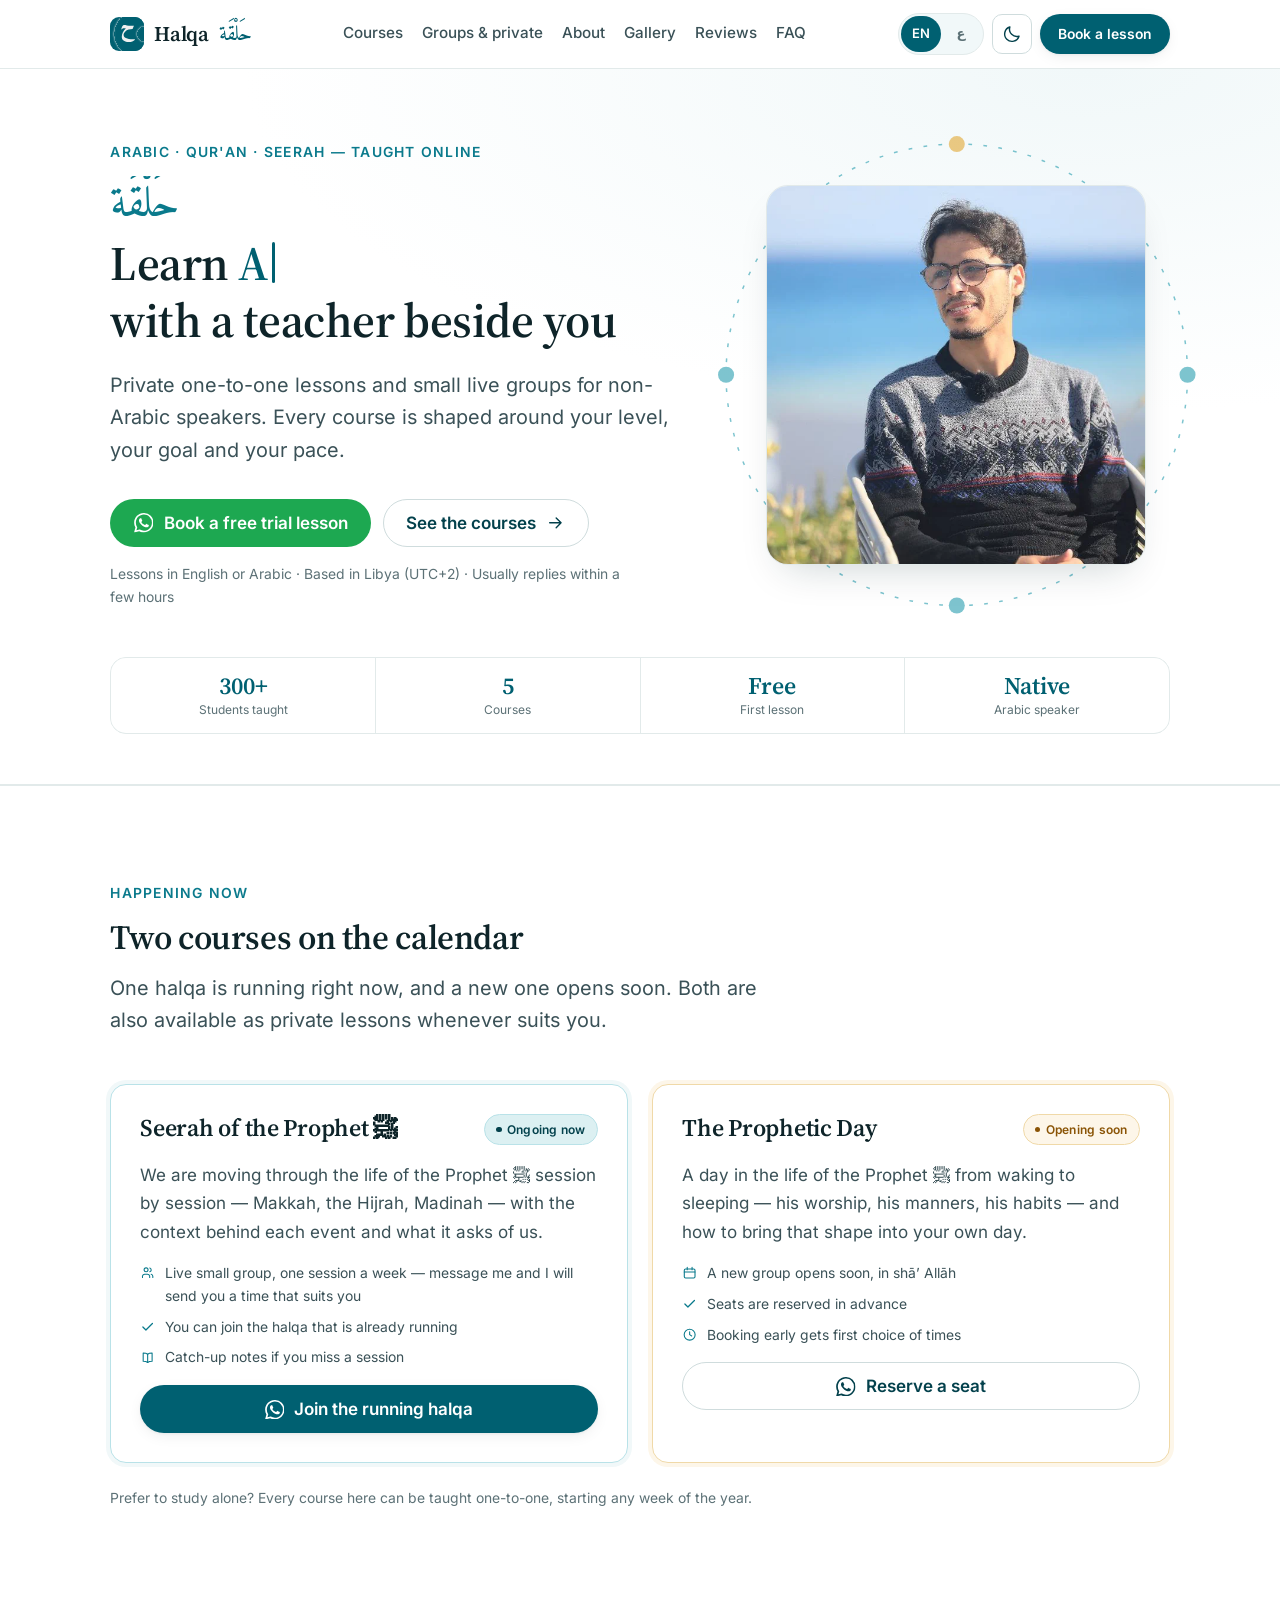
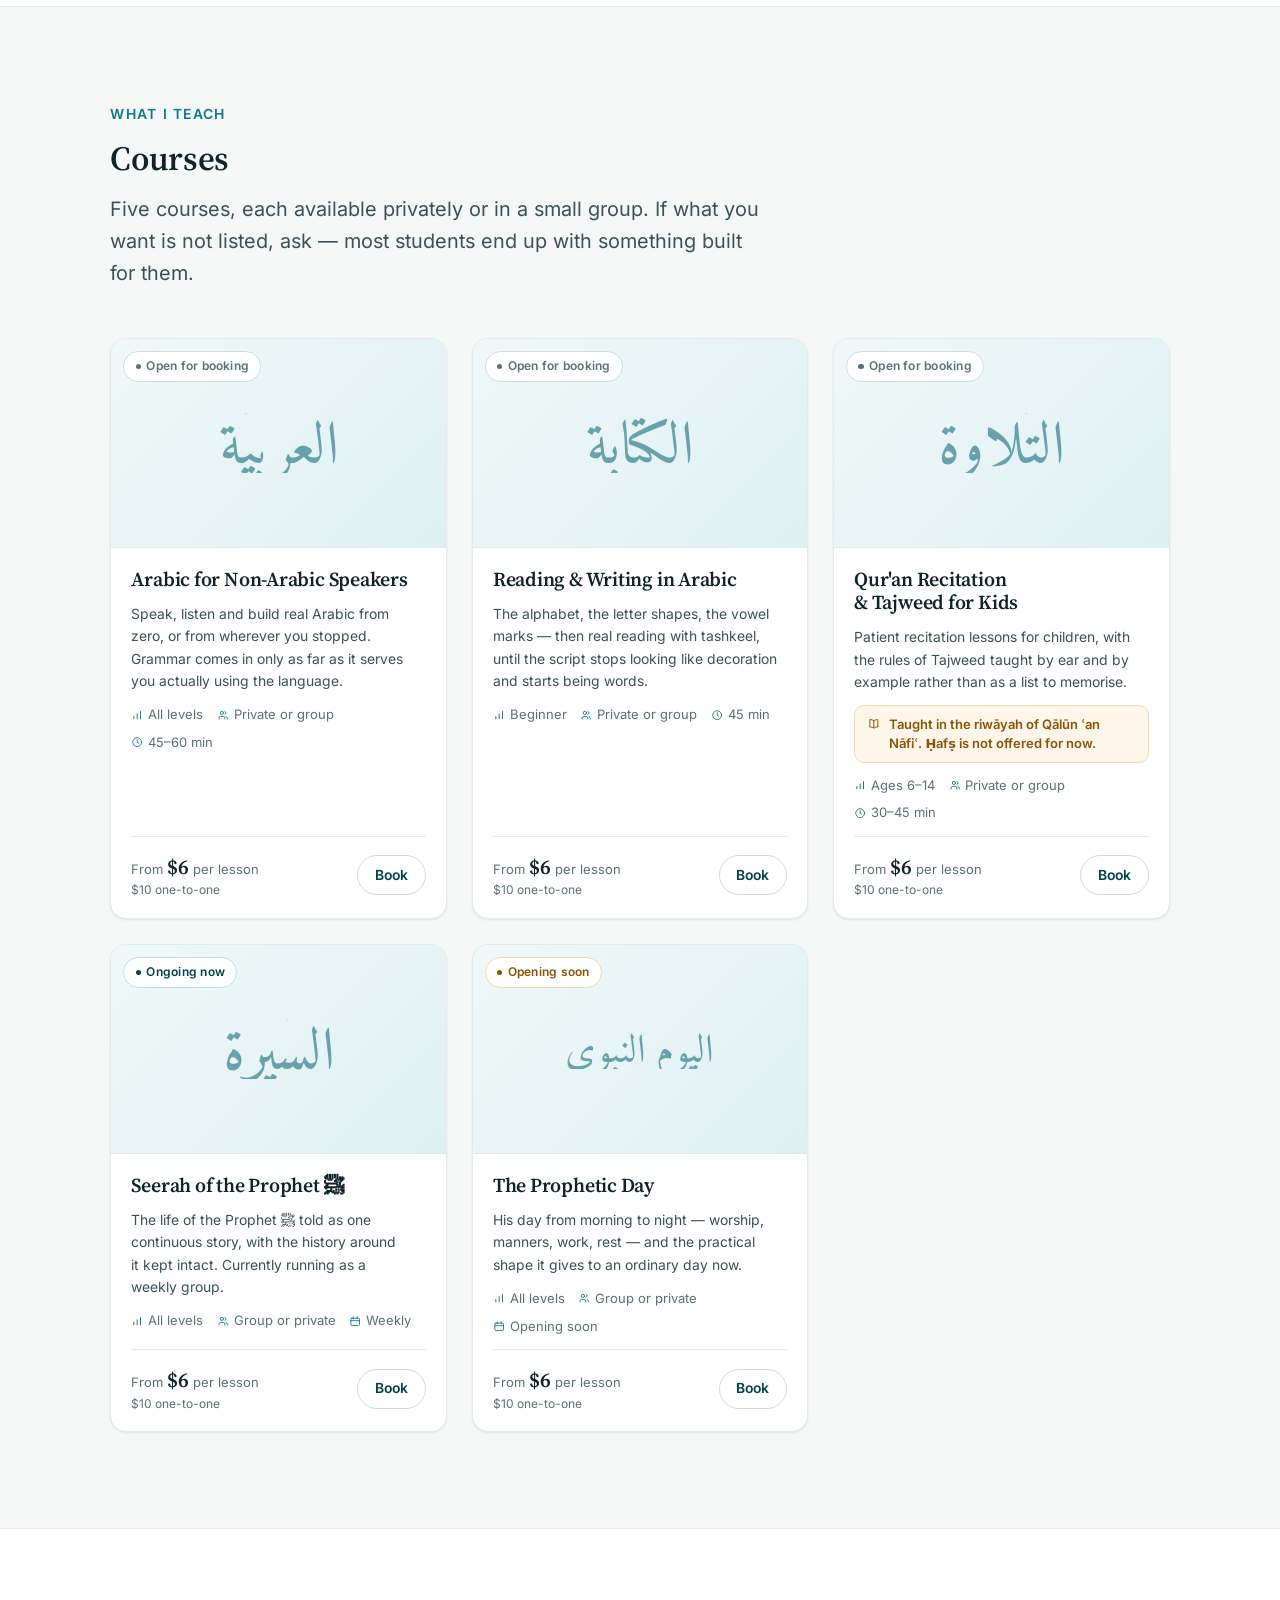
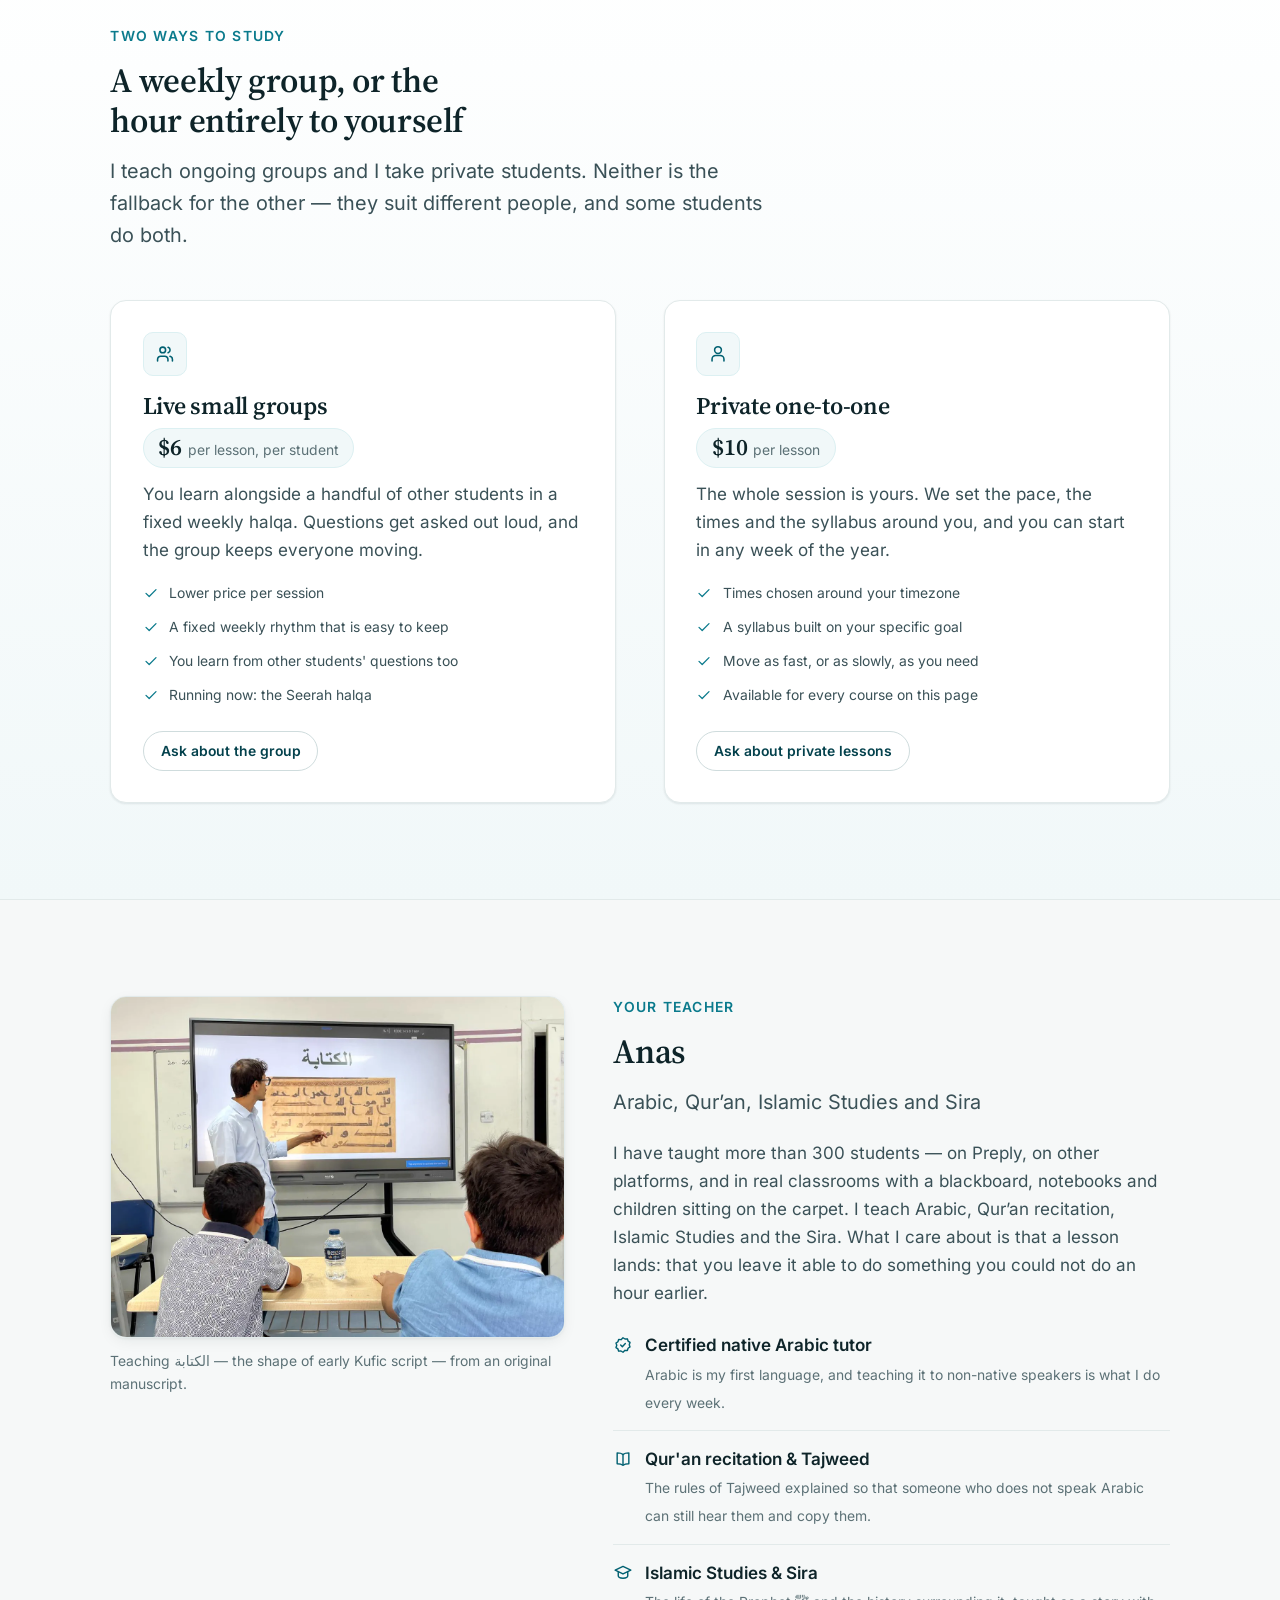
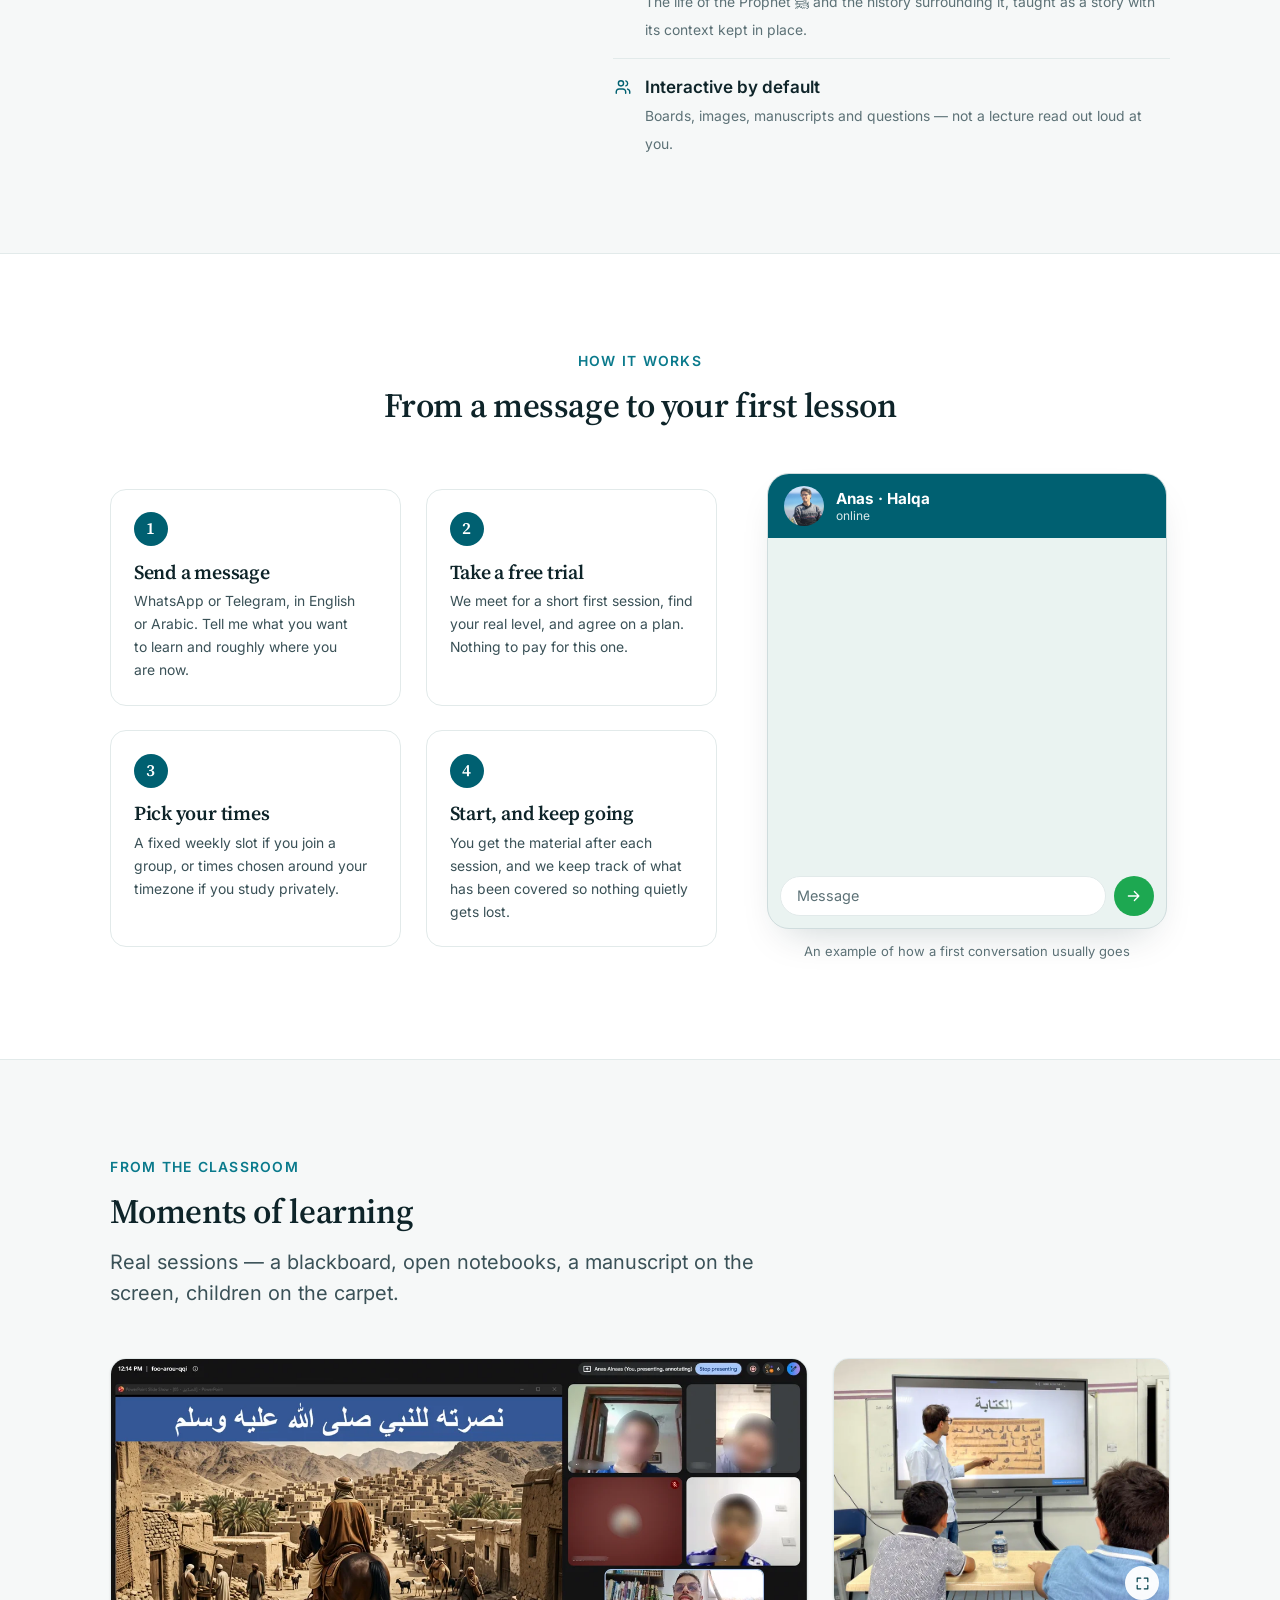
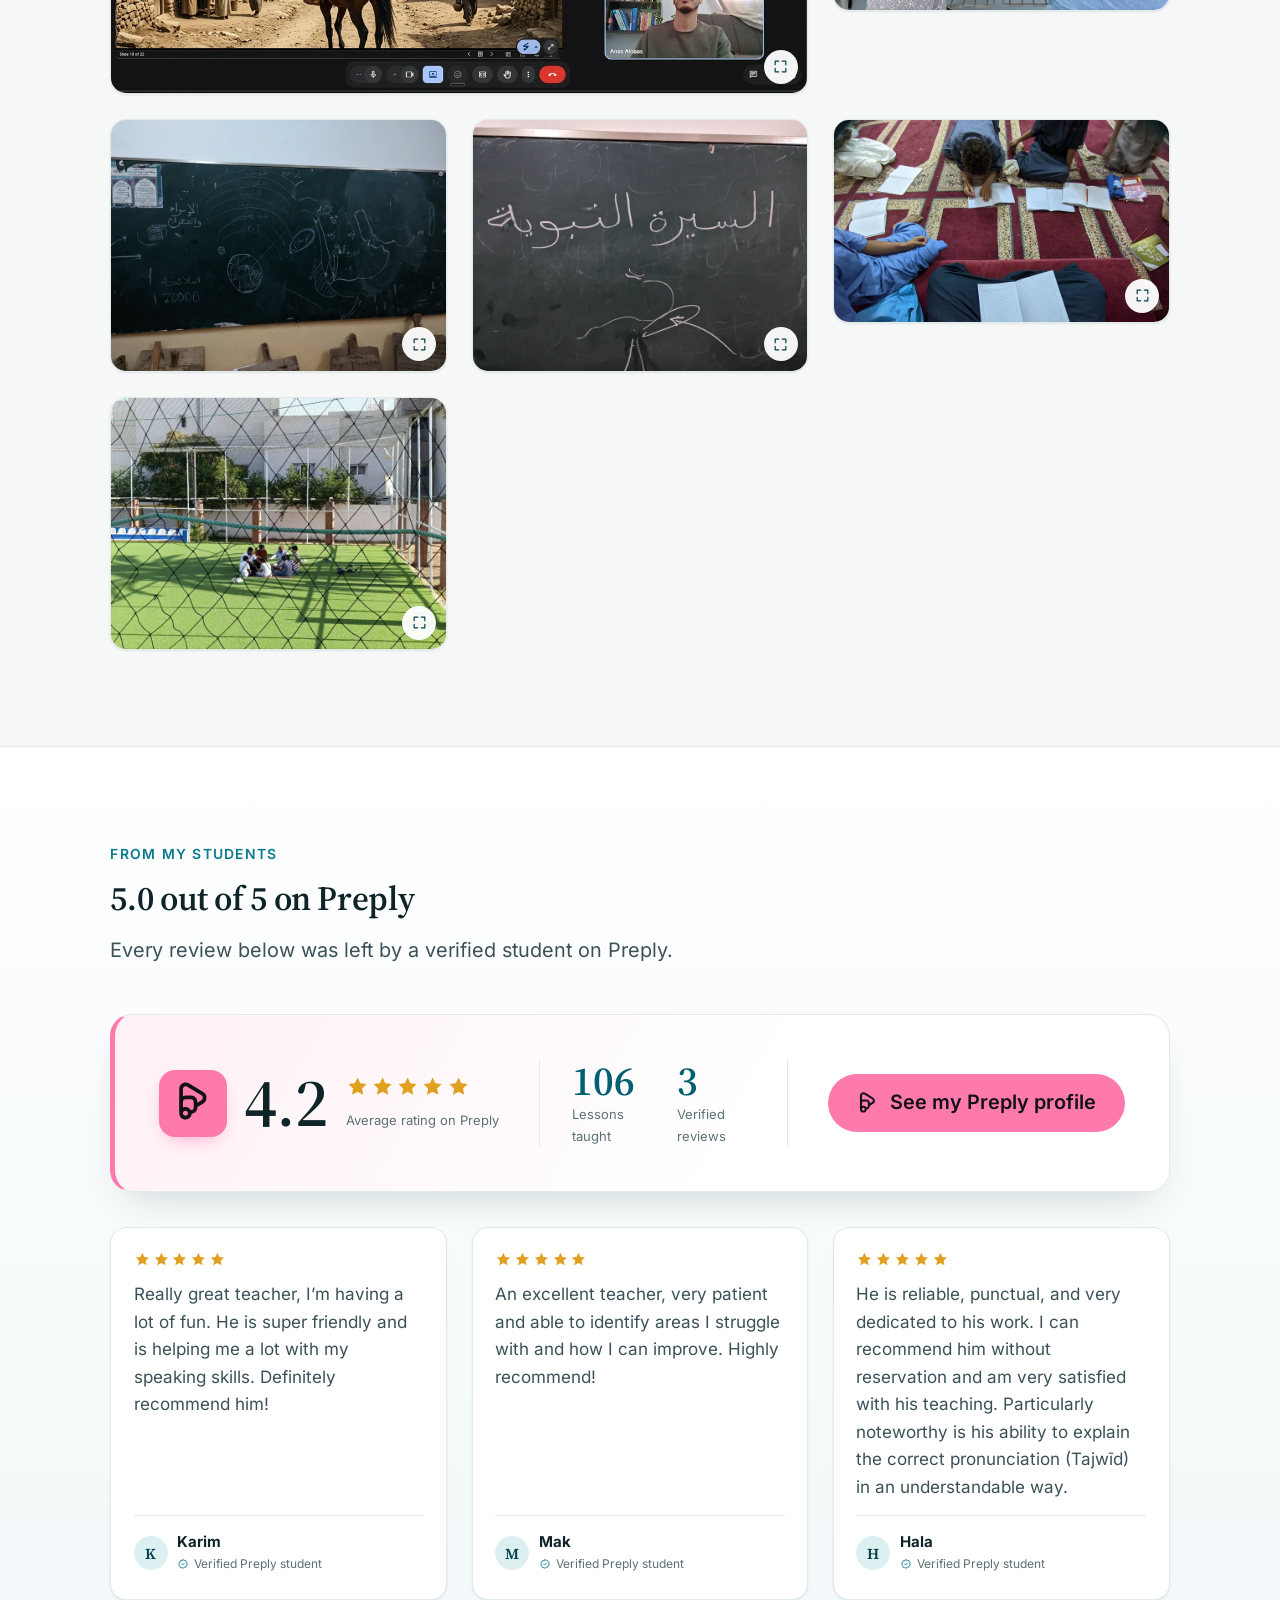
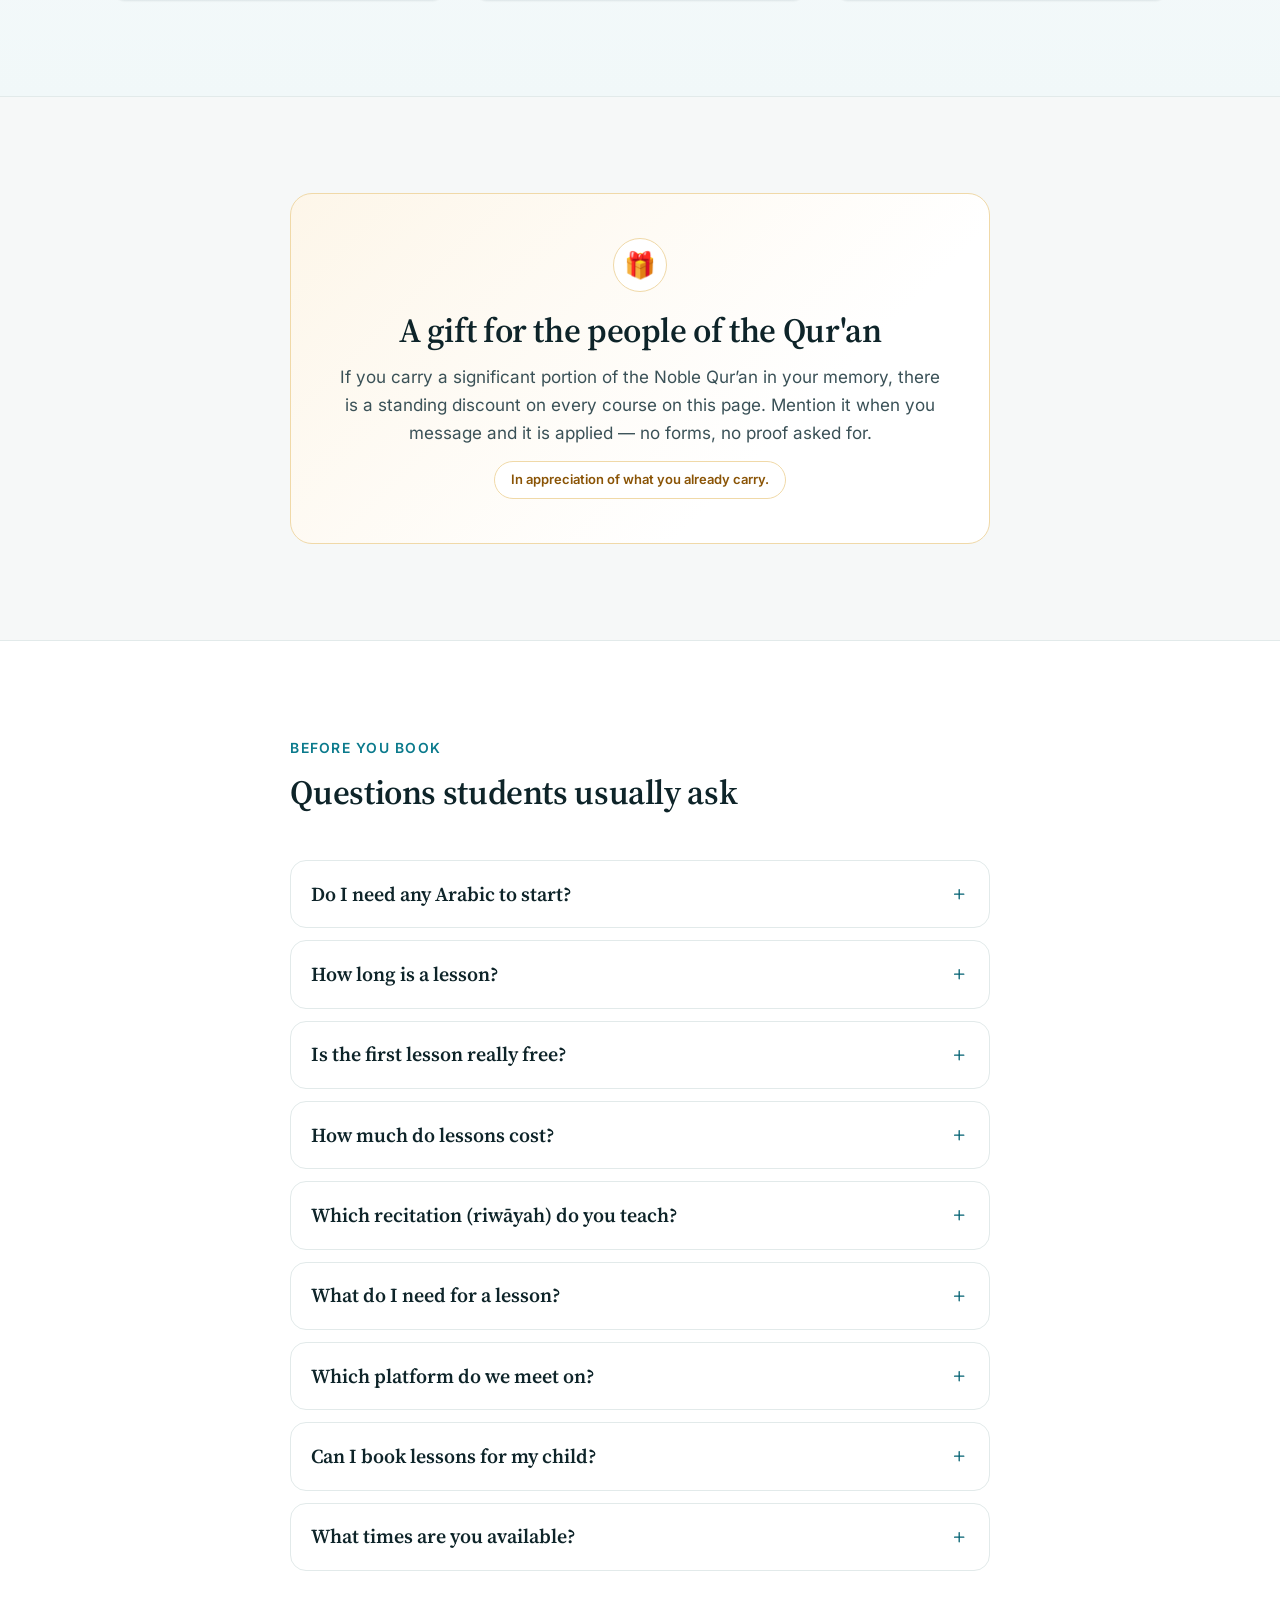
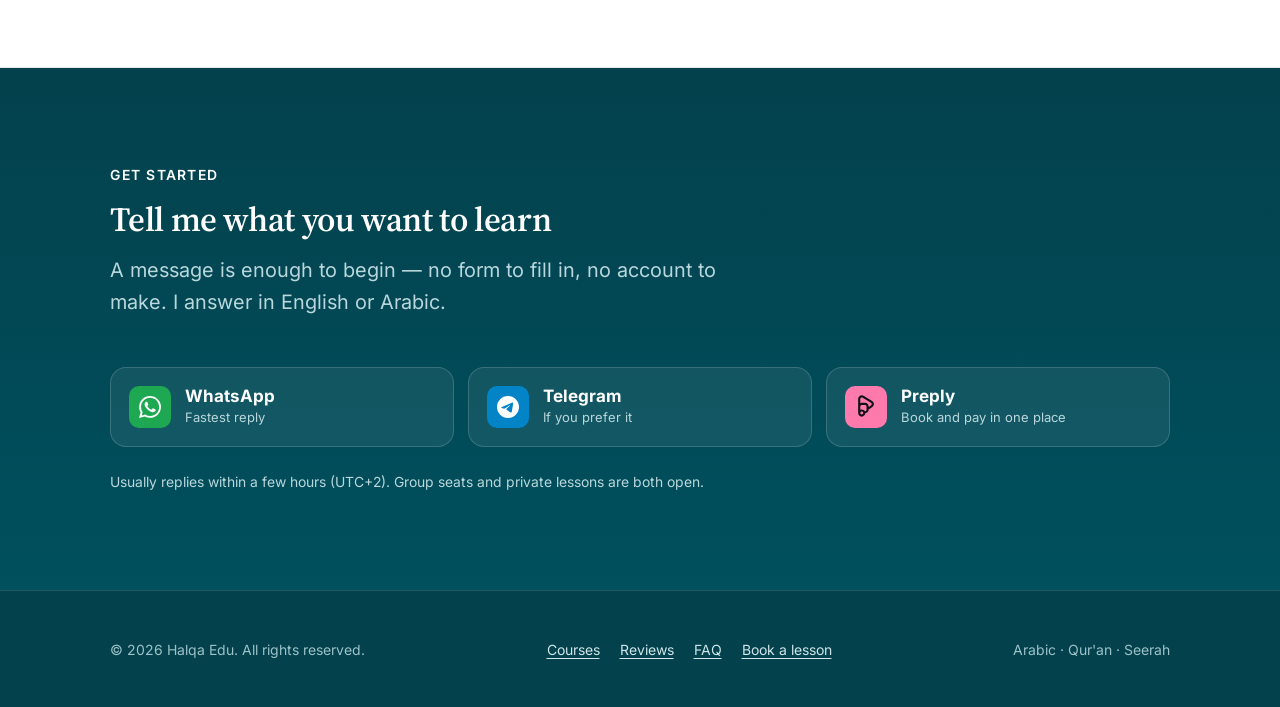
<file: index.html>
<!DOCTYPE html>
<html lang="en" dir="ltr" class="no-js">
<head>
<meta charset="utf-8">
<meta name="viewport" content="width=device-width, initial-scale=1">

<title>Halqa — Learn Arabic, Qur'an &amp; the Seerah with Anas</title>
<meta name="description" content="Private and small-group online lessons in Arabic, Qur'an recitation and Tajweed, and the Seerah of the Prophet ﷺ. Native Arabic teacher, 300+ students taught, rated 5.0 on Preply. Free trial lesson.">
<link rel="canonical" href="https://www.halqa.ly/">
<meta name="theme-color" content="#006071" media="(prefers-color-scheme: light)">
<meta name="theme-color" content="#0b1a1e" media="(prefers-color-scheme: dark)">
<meta name="author" content="Anas — Halqa">

<!-- Link previews (WhatsApp, Telegram, Facebook, X) -->
<meta property="og:type" content="website">
<meta property="og:site_name" content="Halqa">
<meta property="og:locale" content="en_US">
<meta property="og:locale:alternate" content="ar_LY">
<meta property="og:url" content="https://www.halqa.ly/">
<meta property="og:title" content="Halqa — Learn Arabic, Qur'an &amp; the Seerah with Anas">
<meta property="og:description" content="Private and small-group online lessons in Arabic, Qur'an recitation and Tajweed, and the Seerah of the Prophet ﷺ. 300+ students taught, rated 5.0 on Preply. First lesson free.">
<meta property="og:image" content="https://www.halqa.ly/images/og.jpg">
<meta property="og:image:width" content="1200">
<meta property="og:image:height" content="630">
<meta property="og:image:alt" content="Anas teaching Arabic script from an early Qur'anic manuscript">
<meta name="twitter:card" content="summary_large_image">

<!-- Icons -->
<link rel="icon" href="favicon.svg" type="image/svg+xml">
<link rel="apple-touch-icon" href="apple-touch-icon.png">
<link rel="manifest" href="site.webmanifest">

<!-- Fonts are self-hosted; nothing is requested from a third party at runtime -->
<link rel="preload" href="fonts/inter-latin-var.woff2" as="font" type="font/woff2" crossorigin>
<link rel="preload" href="fonts/sourceserif4-latin-var.woff2" as="font" type="font/woff2" crossorigin>
<!-- ?v= is a version stamp. Change it (here, on the two <script> tags at
     the bottom, and in 404.html) whenever you change the CSS or JS, so
     returning visitors fetch the new files instead of a cached old copy. -->
<link rel="stylesheet" href="css/styles.css?v=2026-10-30b">

<script>
  /* Runs before paint: marks that JS is available (the reveal animations are
     scoped to html.js so the page is never invisible without it), and restores
     a saved Arabic preference and a saved light/dark choice before the first
     frame — otherwise the page flashes English, or flashes light before
     turning dark. With nothing saved, the theme follows the operating system. */
  (function () {
    var d = document.documentElement;
    d.classList.remove('no-js');
    d.classList.add('js');
    try {
      if (localStorage.getItem('halqa:lang') === 'ar') {
        d.setAttribute('lang', 'ar');
        d.setAttribute('dir', 'rtl');
      }
      var theme = localStorage.getItem('halqa:theme');
      if (theme !== 'dark' && theme !== 'light') {
        theme = window.matchMedia('(prefers-color-scheme: dark)').matches
          ? 'dark'
          : 'light';
      }
      d.setAttribute('data-theme', theme);
    } catch (e) {}
  })();
</script>

<script type="application/ld+json">
{
  "@context": "https://schema.org",
  "@graph": [
    {
      "@type": "WebSite",
      "@id": "https://www.halqa.ly/#website",
      "url": "https://www.halqa.ly/",
      "name": "Halqa",
      "inLanguage": ["en", "ar"],
      "publisher": { "@id": "https://www.halqa.ly/#org" }
    },
    {
      "@type": "EducationalOrganization",
      "@id": "https://www.halqa.ly/#org",
      "name": "Halqa",
      "alternateName": "حلقة",
      "url": "https://www.halqa.ly/",
      "logo": "https://www.halqa.ly/favicon.svg",
      "image": "https://www.halqa.ly/images/og.jpg",
      "description": "Online Arabic, Qur'an recitation and Seerah lessons for non-Arabic speakers, taught privately and in small live groups.",
      "founder": { "@id": "https://www.halqa.ly/#anas" },
      "address": { "@type": "PostalAddress", "addressCountry": "LY" },
      "areaServed": "Worldwide",
      "availableLanguage": ["Arabic", "English"]
    },
    {
      "@type": "Person",
      "@id": "https://www.halqa.ly/#anas",
      "name": "Anas",
      "jobTitle": "Arabic, Qur'an and Islamic Studies teacher",
      "description": "Native Arabic teacher who has taught more than 300 students online and in classrooms.",
      "image": "https://www.halqa.ly/images/portrait.webp",
      "knowsLanguage": ["ar", "en"],
      "worksFor": { "@id": "https://www.halqa.ly/#org" },
      "knowsAbout": [
        "Arabic language teaching",
        "Qur'an recitation",
        "Tajweed",
        "Seerah of the Prophet Muhammad",
        "Islamic Studies"
      ]
    },
    {
      "@type": "Course",
      "name": "Arabic for Non-Arabic Speakers",
      "description": "Speaking, listening and reading Arabic from beginner level upwards, taught privately or in a small group.",
      "inLanguage": "en",
      "teaches": "Arabic language",
      "provider": { "@id": "https://www.halqa.ly/#org" },
      "offers": {
        "@type": "AggregateOffer",
        "category": "Paid",
        "priceCurrency": "USD",
        "lowPrice": "6",
        "highPrice": "10"
      },
      "hasCourseInstance": {
        "@type": "CourseInstance",
        "courseMode": "online",
        "instructor": { "@id": "https://www.halqa.ly/#anas" }
      }
    },
    {
      "@type": "Course",
      "name": "Reading and Writing in Arabic",
      "description": "The Arabic alphabet, letter forms and vowel marks, through to reading vocalised text with confidence.",
      "inLanguage": "en",
      "teaches": "Arabic reading and writing",
      "provider": { "@id": "https://www.halqa.ly/#org" },
      "offers": {
        "@type": "AggregateOffer",
        "category": "Paid",
        "priceCurrency": "USD",
        "lowPrice": "6",
        "highPrice": "10"
      },
      "hasCourseInstance": {
        "@type": "CourseInstance",
        "courseMode": "online",
        "instructor": { "@id": "https://www.halqa.ly/#anas" }
      }
    },
    {
      "@type": "Course",
      "name": "Qur'an Recitation and Tajweed for Kids",
      "description": "Recitation lessons for children aged 6 to 14 in the riwāyah of Qālūn ʿan Nāfiʿ, with the rules of Tajweed taught by ear and example. Taught privately or in a small group.",
      "inLanguage": "en",
      "teaches": "Qur'an recitation and Tajweed",
      "provider": { "@id": "https://www.halqa.ly/#org" },
      "offers": {
        "@type": "AggregateOffer",
        "category": "Paid",
        "priceCurrency": "USD",
        "lowPrice": "6",
        "highPrice": "10"
      },
      "hasCourseInstance": {
        "@type": "CourseInstance",
        "courseMode": "online",
        "instructor": { "@id": "https://www.halqa.ly/#anas" }
      }
    },
    {
      "@type": "Course",
      "name": "Seerah of the Prophet Muhammad ﷺ",
      "description": "The life of the Prophet ﷺ taught as one continuous story with its historical context, currently running as a weekly live group.",
      "inLanguage": "en",
      "teaches": "Islamic Studies and the Sira",
      "provider": { "@id": "https://www.halqa.ly/#org" },
      "offers": {
        "@type": "AggregateOffer",
        "category": "Paid",
        "priceCurrency": "USD",
        "lowPrice": "6",
        "highPrice": "10"
      },
      "hasCourseInstance": {
        "@type": "CourseInstance",
        "courseMode": "online",
        "courseSchedule": {
          "@type": "Schedule",
          "repeatFrequency": "P1W"
        },
        "instructor": { "@id": "https://www.halqa.ly/#anas" }
      }
    },
    {
      "@type": "Course",
      "name": "The Prophetic Day",
      "description": "A day in the life of the Prophet ﷺ from waking to sleeping — his worship, manners and habits — and how to shape an ordinary day around them. New group opening soon.",
      "inLanguage": "en",
      "teaches": "Prophetic practice and daily routine",
      "provider": { "@id": "https://www.halqa.ly/#org" },
      "offers": {
        "@type": "AggregateOffer",
        "category": "Paid",
        "priceCurrency": "USD",
        "lowPrice": "6",
        "highPrice": "10"
      },
      "hasCourseInstance": {
        "@type": "CourseInstance",
        "courseMode": "online",
        "instructor": { "@id": "https://www.halqa.ly/#anas" }
      }
    },
    {
      "@type": "FAQPage",
      "mainEntity": [
        {
          "@type": "Question",
          "name": "Do I need any Arabic to start?",
          "acceptedAnswer": {
            "@type": "Answer",
            "text": "No. Several of my students began at the alphabet. Lessons are taught in English and shift into more Arabic as you grow into it."
          }
        },
        {
          "@type": "Question",
          "name": "How long is a lesson?",
          "acceptedAnswer": {
            "@type": "Answer",
            "text": "Usually 45 to 60 minutes for adults and 30 to 45 for children. We adjust once we both see what holds attention and what does not."
          }
        },
        {
          "@type": "Question",
          "name": "Is the first lesson really free?",
          "acceptedAnswer": {
            "@type": "Answer",
            "text": "Yes. The first short session is a trial: we check your level, talk through your goal, and agree on a plan. You decide afterwards whether to continue."
          }
        },
        {
          "@type": "Question",
          "name": "How much do lessons cost?",
          "acceptedAnswer": {
            "@type": "Answer",
            "text": "$10 per lesson one-to-one, or $6 per student in a group, and the first lesson is free. These are the prices when you book with me directly on WhatsApp or Telegram; Preply sets its own price on its platform."
          }
        },
        {
          "@type": "Question",
          "name": "Which recitation (riwāyah) do you teach?",
          "acceptedAnswer": {
            "@type": "Answer",
            "text": "Qālūn ʿan Nāfiʿ, the riwāyah most read in Libya. Ḥafṣ ʿan ʿĀṣim, the most widespread riwāyah elsewhere, is not offered for now."
          }
        },
        {
          "@type": "Question",
          "name": "What do I need for a lesson?",
          "acceptedAnswer": {
            "@type": "Answer",
            "text": "A phone or laptop with a stable connection, and something to write in. Any material you need is sent to you before we meet."
          }
        },
        {
          "@type": "Question",
          "name": "Which platform do we meet on?",
          "acceptedAnswer": {
            "@type": "Answer",
            "text": "Google Meet, or the Preply classroom — those two for now. Booking through Preply keeps the scheduling and the payment in one place."
          }
        },
        {
          "@type": "Question",
          "name": "Can I book lessons for my child?",
          "acceptedAnswer": {
            "@type": "Answer",
            "text": "Yes — and not only the recitation course. Every course here is built to work for young learners, with the pace, the examples and the length of the session adjusted to their age. Parents are welcome to sit in on the first lessons."
          }
        },
        {
          "@type": "Question",
          "name": "What times are you available?",
          "acceptedAnswer": {
            "@type": "Answer",
            "text": "I teach across a wide spread of hours, from early morning through to late evening. Send me your city or your timezone and I will send back the slots that work."
          }
        }
      ]
    }
  ]
}
</script>
</head>

<body>

<a class="skip-link" href="#main" data-i18n="skip.link">Skip to main content</a>

<!-- ==========================================================================
     Icon sprite. Replaces the 100 KB Font Awesome stylesheet the old site
     loaded from a CDN for a dozen glyphs. Add an icon by adding a <symbol>.
     ========================================================================== -->
<svg width="0" height="0" style="position:absolute" aria-hidden="true" focusable="false">
  <symbol id="i-menu" viewBox="0 0 24 24" fill="none" stroke="currentColor" stroke-width="1.7" stroke-linecap="round"><path d="M4 7h16M4 12h16M4 17h16"/></symbol>
  <symbol id="i-close" viewBox="0 0 24 24" fill="none" stroke="currentColor" stroke-width="1.7" stroke-linecap="round"><path d="M6 6l12 12M18 6L6 18"/></symbol>
  <symbol id="i-check" viewBox="0 0 24 24" fill="none" stroke="currentColor" stroke-width="1.9" stroke-linecap="round" stroke-linejoin="round"><path d="M4.5 12.5l4.8 4.8L19.5 7"/></symbol>
  <symbol id="i-plus" viewBox="0 0 24 24" fill="none" stroke="currentColor" stroke-width="1.7" stroke-linecap="round"><path d="M12 6v12M6 12h12"/></symbol>
  <symbol id="i-arrow" viewBox="0 0 24 24" fill="none" stroke="currentColor" stroke-width="1.7" stroke-linecap="round" stroke-linejoin="round"><path d="M4.5 12h14M12.5 6l6 6-6 6"/></symbol>
  <symbol id="i-expand" viewBox="0 0 24 24" fill="none" stroke="currentColor" stroke-width="1.7" stroke-linecap="round" stroke-linejoin="round"><path d="M9.5 4.5H4.5V9.5M14.5 4.5h5v5M14.5 19.5h5v-5M9.5 19.5H4.5v-5"/></symbol>
  <symbol id="i-prev" viewBox="0 0 24 24" fill="none" stroke="currentColor" stroke-width="1.8" stroke-linecap="round" stroke-linejoin="round"><path d="M14.5 5.5L8 12l6.5 6.5"/></symbol>
  <symbol id="i-next" viewBox="0 0 24 24" fill="none" stroke="currentColor" stroke-width="1.8" stroke-linecap="round" stroke-linejoin="round"><path d="M9.5 5.5L16 12l-6.5 6.5"/></symbol>
  <symbol id="i-clock" viewBox="0 0 24 24" fill="none" stroke="currentColor" stroke-width="1.7" stroke-linecap="round" stroke-linejoin="round"><circle cx="12" cy="12" r="8.6"/><path d="M12 7.4V12l3.2 2"/></symbol>
  <symbol id="i-users" viewBox="0 0 24 24" fill="none" stroke="currentColor" stroke-width="1.7" stroke-linecap="round" stroke-linejoin="round"><path d="M15.2 19.5v-1.7a3.4 3.4 0 00-3.4-3.4H7.3a3.4 3.4 0 00-3.4 3.4v1.7"/><circle cx="9.55" cy="7.6" r="3.1"/><path d="M20.1 19.5v-1.7a3.4 3.4 0 00-2.6-3.3M15.4 4.7a3.1 3.1 0 010 5.9"/></symbol>
  <symbol id="i-user" viewBox="0 0 24 24" fill="none" stroke="currentColor" stroke-width="1.7" stroke-linecap="round" stroke-linejoin="round"><path d="M18.5 19.5v-1.8a4 4 0 00-4-4h-5a4 4 0 00-4 4v1.8"/><circle cx="12" cy="7.7" r="3.7"/></symbol>
  <symbol id="i-level" viewBox="0 0 24 24" fill="none" stroke="currentColor" stroke-width="1.9" stroke-linecap="round"><path d="M5.5 19v-4.5M12 19V9.5M18.5 19V5"/></symbol>
  <symbol id="i-calendar" viewBox="0 0 24 24" fill="none" stroke="currentColor" stroke-width="1.7" stroke-linecap="round" stroke-linejoin="round"><rect x="3.6" y="6.2" width="16.8" height="14.2" rx="2"/><path d="M8.2 3.4v4M15.8 3.4v4M3.6 11h16.8"/></symbol>
  <symbol id="i-award" viewBox="0 0 24 24" fill="none" stroke="currentColor" stroke-width="1.7" stroke-linecap="round" stroke-linejoin="round"><circle cx="12" cy="9" r="5.4"/><path d="M8.9 13.7l-1.2 6.9 4.3-2.4 4.3 2.4-1.2-6.9"/></symbol>
  <symbol id="i-book" viewBox="0 0 24 24" fill="none" stroke="currentColor" stroke-width="1.7" stroke-linecap="round" stroke-linejoin="round"><path d="M12 6.6C10.4 5.2 8.4 4.6 5 4.6v13c3.4 0 5.4.6 7 2 1.6-1.4 3.6-2 7-2v-13c-3.4 0-5.4.6-7 2z"/><path d="M12 6.6v12.4"/></symbol>
  <symbol id="i-verified" viewBox="0 0 24 24" fill="none" stroke="currentColor" stroke-width="1.7" stroke-linecap="round" stroke-linejoin="round"><path d="M12 3.3l2.4 1.5 2.8-.2.9 2.7 2.3 1.6-.9 2.7.9 2.7-2.3 1.6-.9 2.7-2.8-.2L12 20.7l-2.4-1.5-2.8.2-.9-2.7-2.3-1.6.9-2.7-.9-2.7 2.3-1.6.9-2.7 2.8.2z"/><path d="M9.2 12.1l2 2 3.6-3.9"/></symbol>
  <symbol id="i-sun" viewBox="0 0 24 24" fill="none" stroke="currentColor" stroke-width="1.7" stroke-linecap="round" stroke-linejoin="round"><circle cx="12" cy="12" r="4.2"/><path d="M12 2.6v2.3M12 19.1v2.3M4.36 4.36l1.63 1.63M18.01 18.01l1.63 1.63M2.6 12h2.3M19.1 12h2.3M4.36 19.64l1.63-1.63M18.01 5.99l1.63-1.63"/></symbol>
  <symbol id="i-moon" viewBox="0 0 24 24" fill="none" stroke="currentColor" stroke-width="1.7" stroke-linecap="round" stroke-linejoin="round"><path d="M20.4 14.6A8.8 8.8 0 019.4 3.6a8.8 8.8 0 1011 11z"/></symbol>
  <symbol id="i-star" viewBox="0 0 24 24" fill="currentColor"><path d="M12 2.6l2.85 5.94 6.5.88-4.72 4.53 1.17 6.45L12 17.32l-5.8 3.08 1.17-6.45L2.65 9.42l6.5-.88z"/></symbol>
  <symbol id="i-cap" viewBox="0 0 24 24" fill="none" stroke="currentColor" stroke-width="1.7" stroke-linecap="round" stroke-linejoin="round"><path d="M12 4.1L2.6 8.6 12 13.1l9.4-4.5z"/><path d="M6.3 11v4.4c0 1.7 2.55 2.9 5.7 2.9s5.7-1.2 5.7-2.9V11"/></symbol>
  <symbol id="i-whatsapp" viewBox="0 0 24 24" fill="currentColor"><path d="M17.472 14.382c-.297-.149-1.758-.867-2.03-.967-.273-.099-.471-.148-.67.15-.197.297-.767.966-.94 1.164-.173.199-.347.223-.644.075-.297-.149-1.255-.462-2.39-1.475-.883-.788-1.48-1.761-1.653-2.059-.173-.297-.018-.458.13-.606.134-.133.347-.347.52-.52.174-.174.232-.298.347-.497.115-.198.057-.371-.058-.52-.115-.148-.669-1.612-.916-2.207-.245-.595-.49-.51-.67-.51-.174 0-.372-.024-.57-.024-.198 0-.52.074-.792.372-.272.297-1.04 1.016-1.04 2.479 0 1.462 1.065 2.875 1.213 3.074.149.198 2.096 3.2 5.077 4.487.709.306 1.262.489 1.694.625.712.227 1.36.195 1.871.118.571-.085 1.758-.719 2.006-1.413.248-.694.248-1.29.173-1.414-.074-.124-.272-.198-.57-.347m-5.421 7.403h-.004a9.87 9.87 0 01-5.031-1.378l-.361-.214-3.741.982.998-3.648-.235-.374a9.86 9.86 0 01-1.51-5.26c.001-5.45 4.436-9.884 9.888-9.884 2.64 0 5.122 1.03 6.988 2.898a9.825 9.825 0 012.893 6.994c-.003 5.45-4.437 9.884-9.885 9.884m8.413-18.297A11.815 11.815 0 0012.05 0C5.495 0 .16 5.335.157 11.892c0 2.096.547 4.142 1.588 5.945L.057 24l6.305-1.654a11.882 11.882 0 005.683 1.448h.005c6.554 0 11.89-5.335 11.893-11.893a11.821 11.821 0 00-3.48-8.413z"/></symbol>
  <!-- Preply's own mark, from static.preply.com/ds/icons/rebrand-23-v0/favicon.svg,
       cropped to the mark. Shown dark on Preply pink, as Preply does. -->
  <symbol id="i-preply" viewBox="20 31 256 256" fill="currentColor"><path fill-rule="evenodd" d="m209.165 91.413-83.53-51.06c-26.9-16.44-61.43 2.92-61.43 34.45v143.62c0 28.66 16.84 43.46 38.47 43.46 20.29 0 36.9-15.71 38.36-35.62 19.83-2.08 36.19-18.83 35.29-41.52l36.4-22.25c12.88-7.87 19.32-21.16 19.32-34.45 0-13.29-4.52-26.44-22.88-36.63zm-106.49 147.59c-8.61 0-15.58-6.98-15.58-15.58s6.97-15.59 15.58-15.59 15.59 6.98 15.59 15.59-6.98 15.58-15.59 15.58zm50.77-51.97c0 5.88-3.79 16.56-17.81 16.56a38.839 38.839 0 0 0-5.63-7.24 39.338 39.338 0 0 0-7.19-5.71 38.25 38.25 0 0 0-20.14-5.69c-5.09 0-9.94.99-14.38 2.78-.39.16-.83.34-1.21.51v-34.45c0-9.15 7.41-16.56 16.56-16.56h33.24c9.15 0 16.56 7.41 16.56 16.56zm47.35-44.06-24.47 14.96v-4.14c0-21.78-17.66-39.44-39.44-39.44h-33.24c-5.91 0-11.52 1.3-16.56 3.64v-43.19c0-13.66 14.96-22.06 26.62-14.93l87.09 53.24c11.16 6.82 11.16 23.04 0 29.86z"/></symbol>
  <symbol id="i-telegram" viewBox="0 0 24 24" fill="currentColor"><path d="M11.944 0A12 12 0 000 12a12 12 0 0012 12 12 12 0 0012-12A12 12 0 0012 0a12 12 0 00-.056 0zm4.962 7.224c.1-.002.321.023.465.14a.506.506 0 01.171.325c.016.093.036.306.02.472-.18 1.898-.962 6.502-1.36 8.627-.168.9-.499 1.201-.82 1.23-.696.065-1.225-.46-1.9-.902-1.056-.693-1.653-1.124-2.678-1.8-1.185-.78-.417-1.21.26-1.91.178-.184 3.147-2.886 3.207-3.14.007-.03.014-.135-.055-.19-.069-.055-.169-.037-.242-.02-.104.024-1.755 1.115-4.954 3.274-.47.322-.897.48-1.277.47-.42-.009-1.23-.238-1.83-.434-.74-.24-1.324-.365-1.273-.767.026-.21.315-.424.867-.643 3.398-1.48 5.664-2.456 6.798-2.927 3.237-1.346 3.91-1.58 4.35-1.588z"/></symbol>
</svg>

<!-- ==========================================================================
     Header
     ========================================================================== -->
<header class="header">
  <div class="container header__inner">

    <a class="brand" href="/" aria-label="Halqa — home">
      <img class="brand__mark" src="favicon.svg" width="34" height="34" alt="">
      <span class="brand__name">Halqa</span>
      <span class="brand__name-ar" aria-hidden="true">حَلْقَة</span>
    </a>

    <nav class="nav header__nav" id="site-nav" aria-label="Main">
      <a class="nav__link" href="#courses" data-i18n="nav.courses">Courses</a>
      <a class="nav__link" href="#formats" data-i18n="nav.formats">Groups &amp; private</a>
      <a class="nav__link" href="#about" data-i18n="nav.about">About</a>
      <a class="nav__link" href="#gallery" data-i18n="nav.gallery">Gallery</a>
      <a class="nav__link" href="#reviews" data-i18n="nav.reviews">Reviews</a>
      <a class="nav__link" href="#faq" data-i18n="nav.faq">FAQ</a>
      <a class="btn btn--primary btn--sm" href="#contact" data-i18n="nav.book">Book a lesson</a>
    </nav>

    <div class="header__actions">
      <div class="lang-toggle" role="group" aria-label="Site language" data-i18n-attr="aria-label:lang.label">
        <button type="button" data-set-lang="en" aria-pressed="true" lang="en">EN</button>
        <button type="button" data-set-lang="ar" aria-pressed="false" lang="ar">ع</button>
      </div>

      <button class="icon-btn icon-btn--theme theme-toggle" type="button"
              aria-label="Switch to dark theme" data-i18n-attr="aria-label:theme.toDark">
        <svg class="icon theme-toggle__moon" aria-hidden="true"><use href="#i-moon"></use></svg>
        <svg class="icon theme-toggle__sun" aria-hidden="true"><use href="#i-sun"></use></svg>
      </button>

      <a class="btn btn--primary btn--sm header__cta-desktop" href="#contact" data-i18n="nav.book">Book a lesson</a>

      <button class="nav-toggle" type="button" aria-expanded="false" aria-controls="site-nav"
              aria-label="Open menu" data-i18n-attr="aria-label:nav.menuLabel">
        <svg class="icon nav-toggle__open" aria-hidden="true"><use href="#i-menu"></use></svg>
        <svg class="icon nav-toggle__close" aria-hidden="true"><use href="#i-close"></use></svg>
      </button>
    </div>

  </div>
</header>

<main id="main">

  <!-- ========================================================================
       Hero
       ======================================================================== -->
  <section class="hero">
    <div class="container hero__inner">

      <div>
        <span class="eyebrow" data-i18n="hero.eyebrow">Arabic · Qur'an · Seerah — taught online</span>

        <!-- The full sentence is what Google, screen readers and visitors
             without JavaScript get. With JavaScript on (and motion allowed) it
             is visually swapped for the typed version below it, which cycles
             through hero.typedWords in js/i18n.js. -->
        <h1 class="hero__title">
          <span class="hero__title-ar ink-write" aria-hidden="true">حَلْقَة</span>
          <span class="hero__title-full" data-i18n="hero.title">Learn Arabic and the Seerah of the Prophet ﷺ with a teacher beside you</span>
          <span class="hero__typed" aria-hidden="true" hidden>
            <span class="hero__typed-line"><span data-i18n="hero.typedBefore">Learn</span> <span class="typer"><span class="typer__text">Arabic</span></span></span>
            <span class="hero__typed-rest" data-i18n="hero.typedAfter">with a teacher beside you</span>
          </span>
        </h1>

        <p class="hero__sub" data-i18n="hero.sub">
          Private one-to-one lessons and small live groups for non-Arabic speakers. Every course is
          shaped around your level, your goal and your pace.
        </p>

        <div class="btn-row">
          <a class="btn btn--whatsapp" data-msg="trial"
             href="https://wa.me/218945244671?text=Assalamu%20alaykum.%20I%20would%20like%20to%20book%20a%20free%20trial%20lesson.">
            <svg class="icon" aria-hidden="true"><use href="#i-whatsapp"></use></svg>
            <span data-i18n="hero.ctaPrimary">Book a free trial lesson</span>
          </a>
          <a class="btn btn--ghost" href="#courses">
            <span data-i18n="hero.ctaSecondary">See the courses</span>
            <svg class="icon" aria-hidden="true"><use href="#i-arrow"></use></svg>
          </a>
        </div>

        <p class="hero__note" data-i18n="hero.note">
          Lessons in English or Arabic · Based in Libya (UTC+2) · Usually replies within a few hours
        </p>
      </div>

      <figure class="hero__figure">
        <!-- A halqa is a study circle: a ring of students turning slowly
             behind the portrait. Purely decorative. -->
        <svg class="hero__ring" viewBox="0 0 200 200" aria-hidden="true" focusable="false">
          <circle cx="100" cy="100" r="92" fill="none" stroke="currentColor" stroke-width="0.6" stroke-dasharray="1.5 4.5"/>
          <g class="hero__ring-seats">
            <circle cx="192" cy="100" r="3.2"/>
            <circle cx="165.05" cy="165.05" r="2.4"/>
            <circle cx="100" cy="192" r="3.2"/>
            <circle cx="34.95" cy="165.05" r="2.4"/>
            <circle cx="8" cy="100" r="3.2"/>
            <circle cx="34.95" cy="34.95" r="2.4"/>
            <circle cx="100" cy="8" r="3.2" class="hero__ring-gold"/>
            <circle cx="165.05" cy="34.95" r="2.4"/>
          </g>
        </svg>
        <img class="hero__portrait" src="images/portrait.webp"
             srcset="images/portrait.webp 640w, images/portrait@2x.webp 960w"
             sizes="(min-width: 900px) 380px, min(100vw - 2rem, 380px)"
             width="640" height="640"
             alt="Anas, Arabic and Islamic studies teacher" data-i18n-attr="alt:hero.portraitAlt"
             fetchpriority="high" decoding="async">
      </figure>

    </div>

    <div class="container">
      <!-- data-stat numbers come from HALQA_STATS in js/i18n.js and count up
           from zero the first time they scroll into view. Preply's numbers are
           kept to the Reviews section on purpose, so they are not repeated. -->
      <ul class="trust reveal stagger">
        <li class="trust__item">
          <strong class="trust__value" data-stat="students" data-suffix="+">300+</strong>
          <span class="trust__label" data-i18n="trust.students">Students taught</span>
        </li>
        <li class="trust__item">
          <strong class="trust__value" data-stat="courses">5</strong>
          <span class="trust__label" data-i18n="trust.courses">Courses</span>
        </li>
        <li class="trust__item">
          <strong class="trust__value" data-i18n="trust.free">Free</strong>
          <span class="trust__label" data-i18n="trust.freeLabel">First lesson</span>
        </li>
        <li class="trust__item">
          <strong class="trust__value" data-i18n="trust.native">Native</strong>
          <span class="trust__label" data-i18n="trust.nativeLabel">Arabic speaker</span>
        </li>
      </ul>
    </div>
  </section>

  <!-- ========================================================================
       What is running now
       ======================================================================== -->
  <section class="section section--surface" id="now">
    <div class="container">

      <div class="section-head reveal">
        <span class="eyebrow" data-i18n="now.eyebrow">Happening now</span>
        <h2 data-i18n="now.title">Two courses on the calendar</h2>
        <p class="lede" data-i18n="now.lede">
          One halqa is running right now, and a new one opens soon. Both are also available as
          private lessons whenever suits you.
        </p>
      </div>

      <div class="grid featured reveal">

        <article class="featured__card featured__card--live">
          <div class="featured__head">
            <h3 class="featured__title" data-i18n="now.sirahTitle">Seerah of the Prophet ﷺ</h3>
            <span class="badge badge--live" data-i18n="now.liveBadge">Ongoing now</span>
          </div>
          <p data-i18n="now.sirahText">
            We are moving through the life of the Prophet ﷺ session by session — Makkah, the Hijrah,
            Madinah — with the context behind each event and what it asks of us.
          </p>
          <ul class="featured__list">
            <li>
              <svg class="icon" aria-hidden="true"><use href="#i-users"></use></svg>
              <span data-i18n="now.sirahP1">Live small group, one session a week — message me and I will send you a time that suits you</span>
            </li>
            <li>
              <svg class="icon" aria-hidden="true"><use href="#i-check"></use></svg>
              <span data-i18n="now.sirahP2">You can join the halqa that is already running</span>
            </li>
            <li>
              <svg class="icon" aria-hidden="true"><use href="#i-book"></use></svg>
              <span data-i18n="now.sirahP3">Catch-up notes if you miss a session</span>
            </li>
          </ul>
          <a class="btn btn--primary" data-msg="sirah"
             href="https://wa.me/218945244671?text=Assalamu%20alaykum.%20I%20would%20like%20to%20join%20the%20Seerah%20halqa%20that%20is%20running%20now.">
            <svg class="icon" aria-hidden="true"><use href="#i-whatsapp"></use></svg>
            <span data-i18n="now.sirahCta">Join the running halqa</span>
          </a>
        </article>

        <article class="featured__card featured__card--soon">
          <div class="featured__head">
            <h3 class="featured__title" data-i18n="now.dayTitle">The Prophetic Day</h3>
            <span class="badge badge--soon" data-i18n="now.soonBadge">Opening soon</span>
          </div>
          <p data-i18n="now.dayText">
            A day in the life of the Prophet ﷺ from waking to sleeping — his worship, his manners,
            his habits — and how to bring that shape into your own day.
          </p>
          <ul class="featured__list">
            <li>
              <svg class="icon" aria-hidden="true"><use href="#i-calendar"></use></svg>
              <span data-i18n="now.dayP1">A new group opens soon, in shā’ Allāh</span>
            </li>
            <li>
              <svg class="icon" aria-hidden="true"><use href="#i-check"></use></svg>
              <span data-i18n="now.dayP2">Seats are reserved in advance</span>
            </li>
            <li>
              <svg class="icon" aria-hidden="true"><use href="#i-clock"></use></svg>
              <span data-i18n="now.dayP3">Booking early gets first choice of times</span>
            </li>
          </ul>
          <a class="btn btn--ghost" data-msg="day"
             href="https://wa.me/218945244671?text=Assalamu%20alaykum.%20I%20would%20like%20to%20reserve%20a%20seat%20on%20The%20Prophetic%20Day%20course.">
            <svg class="icon" aria-hidden="true"><use href="#i-whatsapp"></use></svg>
            <span data-i18n="now.dayCta">Reserve a seat</span>
          </a>
        </article>

      </div>

      <p class="hero__note reveal" style="margin-block-start:1.5rem" data-i18n="now.privateNote">
        Prefer to study alone? Every course here can be taught one-to-one, starting any week of the year.
      </p>

    </div>
  </section>

  <!-- ========================================================================
       Courses
       Each card's artwork is an Arabic word set in Amiri. Swap a
       .card__media--glyph block for an <img> once you have a photo for it —
       see IMAGES.md.
       ======================================================================== -->
  <section class="section" id="courses">
    <div class="container">

      <div class="section-head reveal">
        <span class="eyebrow" data-i18n="courses.eyebrow">What I teach</span>
        <h2 data-i18n="courses.title">Courses</h2>
        <p class="lede" data-i18n="courses.lede">
          Five courses, each available privately or in a small group. If what you want is not listed,
          ask — most students end up with something built for them.
        </p>
      </div>

      <div class="grid courses-grid">

        <article class="card reveal">
          <div class="card__media card__media--glyph">
            <span class="card__glyph ink-write" aria-hidden="true">العَرَبِيَّة</span>
            <span class="badge badge--open card__badge" data-i18n="courses.openBadge">Open for booking</span>
          </div>
          <div class="card__body">
            <h3 class="card__title" data-i18n="course.arabic.title">Arabic for Non-Arabic Speakers</h3>
            <p class="card__text" data-i18n="course.arabic.text">
              Speak, listen and build real Arabic from zero, or from wherever you stopped. Grammar comes
              in only as far as it serves you actually using the language.
            </p>
            <ul class="card__meta">
              <li><svg class="icon" aria-hidden="true"><use href="#i-level"></use></svg><span data-i18n="course.arabic.m1">All levels</span></li>
              <li><svg class="icon" aria-hidden="true"><use href="#i-users"></use></svg><span data-i18n="course.arabic.m2">Private or group</span></li>
              <li><svg class="icon" aria-hidden="true"><use href="#i-clock"></use></svg><span data-i18n="course.arabic.m3">45–60 min</span></li>
            </ul>
            <div class="card__foot">
              <p class="price" data-formats="group private">
                <span class="price__main"><span>From</span> <strong>$6</strong> <span>per lesson</span></span>
                <span class="price__sub">$10 one-to-one</span>
              </p>
              <a class="btn btn--ghost btn--sm" data-msg="arabic"
                 href="https://wa.me/218945244671?text=Assalamu%20alaykum.%20I%20would%20like%20to%20ask%20about%20the%20Arabic%20course%20for%20non-Arabic%20speakers."
                 data-i18n="courses.bookCta">Book</a>
            </div>
          </div>
        </article>

        <article class="card reveal">
          <div class="card__media card__media--glyph">
            <span class="card__glyph ink-write" aria-hidden="true">الكِتَابَة</span>
            <span class="badge badge--open card__badge" data-i18n="courses.openBadge">Open for booking</span>
          </div>
          <div class="card__body">
            <h3 class="card__title" data-i18n="course.writing.title">Reading &amp; Writing in Arabic</h3>
            <p class="card__text" data-i18n="course.writing.text">
              The alphabet, the letter shapes, the vowel marks — then real reading with tashkeel, until
              the script stops looking like decoration and starts being words.
            </p>
            <ul class="card__meta">
              <li><svg class="icon" aria-hidden="true"><use href="#i-level"></use></svg><span data-i18n="course.writing.m1">Beginner</span></li>
              <li><svg class="icon" aria-hidden="true"><use href="#i-users"></use></svg><span data-i18n="course.writing.m2">Private or group</span></li>
              <li><svg class="icon" aria-hidden="true"><use href="#i-clock"></use></svg><span data-i18n="course.writing.m3">45 min</span></li>
            </ul>
            <div class="card__foot">
              <p class="price" data-formats="group private">
                <span class="price__main"><span>From</span> <strong>$6</strong> <span>per lesson</span></span>
                <span class="price__sub">$10 one-to-one</span>
              </p>
              <a class="btn btn--ghost btn--sm" data-msg="writing"
                 href="https://wa.me/218945244671?text=Assalamu%20alaykum.%20I%20would%20like%20to%20ask%20about%20the%20Arabic%20reading%20and%20writing%20course."
                 data-i18n="courses.bookCta">Book</a>
            </div>
          </div>
        </article>

        <article class="card reveal">
          <div class="card__media card__media--glyph">
            <span class="card__glyph ink-write" aria-hidden="true">التِّلَاوَة</span>
            <span class="badge badge--open card__badge" data-i18n="courses.openBadge">Open for booking</span>
          </div>
          <div class="card__body">
            <h3 class="card__title" data-i18n="course.quran.title">Qur'an Recitation &amp; Tajweed for Kids</h3>
            <p class="card__text" data-i18n="course.quran.text">
              Patient recitation lessons for children, with the rules of Tajweed taught by ear and by
              example rather than as a list to memorise.
            </p>
            <p class="card__note">
              <svg class="icon" aria-hidden="true"><use href="#i-book"></use></svg>
              <span data-i18n="course.quran.note">Taught in the riwāyah of Qālūn ʿan Nāfiʿ. Ḥafṣ is not offered for now.</span>
            </p>
            <ul class="card__meta">
              <li><svg class="icon" aria-hidden="true"><use href="#i-level"></use></svg><span data-i18n="course.quran.m1">Ages 6–14</span></li>
              <li><svg class="icon" aria-hidden="true"><use href="#i-users"></use></svg><span data-i18n="course.quran.m2">Private or group</span></li>
              <li><svg class="icon" aria-hidden="true"><use href="#i-clock"></use></svg><span data-i18n="course.quran.m3">30–45 min</span></li>
            </ul>
            <div class="card__foot">
              <p class="price" data-formats="group private">
                <span class="price__main"><span>From</span> <strong>$6</strong> <span>per lesson</span></span>
                <span class="price__sub">$10 one-to-one</span>
              </p>
              <a class="btn btn--ghost btn--sm" data-msg="quran"
                 href="https://wa.me/218945244671?text=Assalamu%20alaykum.%20I%20would%20like%20to%20ask%20about%20Qur'an%20recitation%20lessons%20for%20children."
                 data-i18n="courses.bookCta">Book</a>
            </div>
          </div>
        </article>

        <article class="card reveal">
          <div class="card__media card__media--glyph">
            <span class="card__glyph ink-write" aria-hidden="true">السِّيرَة</span>
            <span class="badge badge--live card__badge" data-i18n="now.liveBadge">Ongoing now</span>
          </div>
          <div class="card__body">
            <h3 class="card__title" data-i18n="course.sirah.title">Seerah of the Prophet ﷺ</h3>
            <p class="card__text" data-i18n="course.sirah.text">
              The life of the Prophet ﷺ told as one continuous story, with the history around it kept
              intact. Currently running as a weekly group.
            </p>
            <ul class="card__meta">
              <li><svg class="icon" aria-hidden="true"><use href="#i-level"></use></svg><span data-i18n="course.sirah.m1">All levels</span></li>
              <li><svg class="icon" aria-hidden="true"><use href="#i-users"></use></svg><span data-i18n="course.sirah.m2">Group or private</span></li>
              <li><svg class="icon" aria-hidden="true"><use href="#i-calendar"></use></svg><span data-i18n="course.sirah.m3">Weekly</span></li>
            </ul>
            <div class="card__foot">
              <p class="price" data-formats="group private">
                <span class="price__main"><span>From</span> <strong>$6</strong> <span>per lesson</span></span>
                <span class="price__sub">$10 one-to-one</span>
              </p>
              <a class="btn btn--ghost btn--sm" data-msg="sirah"
                 href="https://wa.me/218945244671?text=Assalamu%20alaykum.%20I%20would%20like%20to%20join%20the%20Seerah%20halqa%20that%20is%20running%20now."
                 data-i18n="courses.bookCta">Book</a>
            </div>
          </div>
        </article>

        <article class="card reveal">
          <div class="card__media card__media--glyph">
            <span class="card__glyph card__glyph--long ink-write" aria-hidden="true">اليَوْمُ النَّبَوِي</span>
            <span class="badge badge--soon card__badge" data-i18n="now.soonBadge">Opening soon</span>
          </div>
          <div class="card__body">
            <h3 class="card__title" data-i18n="course.day.title">The Prophetic Day</h3>
            <p class="card__text" data-i18n="course.day.text">
              His day from morning to night — worship, manners, work, rest — and the practical shape it
              gives to an ordinary day now.
            </p>
            <ul class="card__meta">
              <li><svg class="icon" aria-hidden="true"><use href="#i-level"></use></svg><span data-i18n="course.day.m1">All levels</span></li>
              <li><svg class="icon" aria-hidden="true"><use href="#i-users"></use></svg><span data-i18n="course.day.m2">Group or private</span></li>
              <li><svg class="icon" aria-hidden="true"><use href="#i-calendar"></use></svg><span data-i18n="course.day.m3">Opening soon</span></li>
            </ul>
            <div class="card__foot">
              <p class="price" data-formats="group private">
                <span class="price__main"><span>From</span> <strong>$6</strong> <span>per lesson</span></span>
                <span class="price__sub">$10 one-to-one</span>
              </p>
              <a class="btn btn--ghost btn--sm" data-msg="day"
                 href="https://wa.me/218945244671?text=Assalamu%20alaykum.%20I%20would%20like%20to%20reserve%20a%20seat%20on%20The%20Prophetic%20Day%20course."
                 data-i18n="courses.bookCta">Book</a>
            </div>
          </div>
        </article>

      </div>
    </div>
  </section>

  <!-- ========================================================================
       Groups vs private
       ======================================================================== -->
  <section class="section section--tint" id="formats">
    <div class="container">

      <div class="section-head reveal">
        <span class="eyebrow" data-i18n="formats.eyebrow">Two ways to study</span>
        <h2 data-i18n="formats.title">A weekly group, or the hour entirely to yourself</h2>
        <p class="lede" data-i18n="formats.lede">
          I teach ongoing groups and I take private students. Neither is the fallback for the other —
          they suit different people, and some students do both.
        </p>
      </div>

      <div class="split split--2 reveal">

        <div class="panel">
          <div class="panel__icon">
            <svg class="icon" aria-hidden="true"><use href="#i-users"></use></svg>
          </div>
          <h3 data-i18n="formats.groupTitle">Live small groups</h3>
          <p class="price-tag" data-price="group"><strong>$6</strong> <span>per lesson, per student</span></p>
          <p data-i18n="formats.groupText">
            You learn alongside a handful of other students in a fixed weekly halqa. Questions get
            asked out loud, and the group keeps everyone moving.
          </p>
          <ul class="check-list">
            <li><svg class="icon" aria-hidden="true"><use href="#i-check"></use></svg><span data-i18n="formats.groupP1">Lower price per session</span></li>
            <li><svg class="icon" aria-hidden="true"><use href="#i-check"></use></svg><span data-i18n="formats.groupP2">A fixed weekly rhythm that is easy to keep</span></li>
            <li><svg class="icon" aria-hidden="true"><use href="#i-check"></use></svg><span data-i18n="formats.groupP3">You learn from other students' questions too</span></li>
            <li><svg class="icon" aria-hidden="true"><use href="#i-check"></use></svg><span data-i18n="formats.groupP4">Running now: the Seerah halqa</span></li>
          </ul>
          <div class="btn-row" style="margin-block-start:1.5rem">
            <a class="btn btn--ghost btn--sm" data-msg="group"
               href="https://wa.me/218945244671?text=Assalamu%20alaykum.%20I%20would%20like%20to%20ask%20about%20the%20group%20lessons."
               data-i18n="formats.groupCta">Ask about the group</a>
          </div>
        </div>

        <div class="panel">
          <div class="panel__icon">
            <svg class="icon" aria-hidden="true"><use href="#i-user"></use></svg>
          </div>
          <h3 data-i18n="formats.privateTitle">Private one-to-one</h3>
          <p class="price-tag" data-price="private"><strong>$10</strong> <span>per lesson</span></p>
          <p data-i18n="formats.privateText">
            The whole session is yours. We set the pace, the times and the syllabus around you, and you
            can start in any week of the year.
          </p>
          <ul class="check-list">
            <li><svg class="icon" aria-hidden="true"><use href="#i-check"></use></svg><span data-i18n="formats.privateP1">Times chosen around your timezone</span></li>
            <li><svg class="icon" aria-hidden="true"><use href="#i-check"></use></svg><span data-i18n="formats.privateP2">A syllabus built on your specific goal</span></li>
            <li><svg class="icon" aria-hidden="true"><use href="#i-check"></use></svg><span data-i18n="formats.privateP3">Move as fast, or as slowly, as you need</span></li>
            <li><svg class="icon" aria-hidden="true"><use href="#i-check"></use></svg><span data-i18n="formats.privateP4">Available for every course on this page</span></li>
          </ul>
          <div class="btn-row" style="margin-block-start:1.5rem">
            <a class="btn btn--ghost btn--sm" data-msg="private"
               href="https://wa.me/218945244671?text=Assalamu%20alaykum.%20I%20would%20like%20to%20ask%20about%20private%20one-to-one%20lessons."
               data-i18n="formats.privateCta">Ask about private lessons</a>
          </div>
        </div>

      </div>
    </div>
  </section>

  <!-- ========================================================================
       About
       ======================================================================== -->
  <section class="section" id="about">
    <div class="container">
      <div class="split split--about">

        <figure class="about__figure reveal">
          <img src="images/about.webp" width="1280" height="960" loading="lazy" decoding="async"
               alt="Anas teaching at a smartboard showing an early Kufic Qur'an manuscript, with two students watching"
               data-i18n-attr="alt:about.figAlt">
          <figcaption data-i18n="about.figCaption">
            Teaching الكتابة — the shape of early Kufic script — from an original manuscript.
          </figcaption>
        </figure>

        <div class="reveal">
          <span class="eyebrow" data-i18n="about.eyebrow">Your teacher</span>
          <h2 data-i18n="about.title">Anas</h2>
          <p class="lede" data-i18n="about.role">Arabic, Qur'an, Islamic Studies and Sira</p>
          <p style="margin-block-start:1.25rem" data-i18n="about.text">
            I have taught more than 300 students — on Preply, on other platforms, and in real classrooms
            with a blackboard, notebooks and children sitting on the carpet. I teach Arabic, Qur'an
            recitation, Islamic Studies and the Sira. What I care about is that a lesson lands: that you
            leave it able to do something you could not do an hour earlier.
          </p>

          <ul class="creds">
            <li>
              <svg class="icon" aria-hidden="true"><use href="#i-verified"></use></svg>
              <div>
                <strong data-i18n="about.c1">Certified native Arabic tutor</strong>
                <span data-i18n="about.c1sub">Arabic is my first language, and teaching it to non-native speakers is what I do every week.</span>
              </div>
            </li>
            <li>
              <svg class="icon" aria-hidden="true"><use href="#i-book"></use></svg>
              <div>
                <strong data-i18n="about.c2">Qur'an recitation &amp; Tajweed</strong>
                <span data-i18n="about.c2sub">The rules of Tajweed explained so that someone who does not speak Arabic can still hear them and copy them.</span>
              </div>
            </li>
            <li>
              <svg class="icon" aria-hidden="true"><use href="#i-cap"></use></svg>
              <div>
                <strong data-i18n="about.c3">Islamic Studies &amp; Sira</strong>
                <span data-i18n="about.c3sub">The life of the Prophet ﷺ and the history surrounding it, taught as a story with its context kept in place.</span>
              </div>
            </li>
            <li>
              <svg class="icon" aria-hidden="true"><use href="#i-users"></use></svg>
              <div>
                <strong data-i18n="about.c4">Interactive by default</strong>
                <span data-i18n="about.c4sub">Boards, images, manuscripts and questions — not a lecture read out loud at you.</span>
              </div>
            </li>
          </ul>
        </div>

      </div>
    </div>
  </section>

  <!-- ========================================================================
       How it works
       ======================================================================== -->
  <section class="section section--surface">
    <div class="container">

      <div class="section-head section-head--center reveal">
        <span class="eyebrow" data-i18n="how.eyebrow">How it works</span>
        <h2 data-i18n="how.title">From a message to your first lesson</h2>
      </div>

      <div class="how">
        <div class="grid steps reveal stagger">
          <div class="step">
            <h3 data-i18n="how.s1">Send a message</h3>
            <p data-i18n="how.s1text">WhatsApp or Telegram, in English or Arabic. Tell me what you want to learn and roughly where you are now.</p>
          </div>
          <div class="step">
            <h3 data-i18n="how.s2">Take a free trial</h3>
            <p data-i18n="how.s2text">We meet for a short first session, find your real level, and agree on a plan. Nothing to pay for this one.</p>
          </div>
          <div class="step">
            <h3 data-i18n="how.s3">Pick your times</h3>
            <p data-i18n="how.s3text">A fixed weekly slot if you join a group, or times chosen around your timezone if you study privately.</p>
          </div>
          <div class="step">
            <h3 data-i18n="how.s4">Start, and keep going</h3>
            <p data-i18n="how.s4text">You get the material after each session, and we keep track of what has been covered so nothing quietly gets lost.</p>
          </div>
        </div>

        <!-- An example first conversation. With JavaScript it plays itself:
             the student's message is typed into the bar and sent, the reply
             shows "typing…" first, and the whole thing loops while it is on
             screen. Without JavaScript, or with reduced motion, the finished
             conversation simply sits here. The words are chat.* in i18n.js. -->
        <figure class="chat reveal">
          <div class="chat__window" role="img"
               aria-label="An example WhatsApp conversation: a student asks to learn Arabic as a complete beginner, and Anas offers a free trial lesson and asks for their timezone."
               data-i18n-attr="aria-label:chat.label">
            <div class="chat__head">
              <img class="chat__avatar" src="images/portrait.webp" width="40" height="40" alt="" loading="lazy" decoding="async">
              <span class="chat__who">
                <strong data-i18n="chat.name">Anas · Halqa</strong>
                <span class="chat__status" data-i18n="chat.online">online</span>
              </span>
            </div>
            <div class="chat__log">
              <p class="chat__msg chat__msg--me" data-i18n="chat.m1">Assalamu alaykum! I'd like to learn Arabic. I'm a complete beginner 🙂</p>
              <p class="chat__msg chat__msg--them" data-i18n="chat.m2">Wa alaykum assalam, welcome! We start with a free trial lesson to find your level. Which city or timezone are you in?</p>
              <p class="chat__msg chat__msg--me" data-i18n="chat.m3">London.</p>
              <p class="chat__msg chat__msg--them" data-i18n="chat.m4">Perfect. I will send you a few times that suit you. See you soon, in shā’ Allāh 🌱</p>
            </div>
            <div class="chat__bar">
              <span class="chat__input">
                <span class="chat__input-text"></span>
                <span class="chat__placeholder" data-i18n="chat.placeholder">Message</span>
              </span>
              <span class="chat__send">
                <svg class="icon"><use href="#i-arrow"></use></svg>
              </span>
            </div>
          </div>
          <figcaption class="chat__caption" data-i18n="chat.caption">An example of how a first conversation usually goes</figcaption>
        </figure>
      </div>

    </div>
  </section>

  <!-- ========================================================================
       Gallery
       Captions are always visible, and each tile opens a larger copy. Add a
       photo by copying one <figure> block — see IMAGES.md.
       ======================================================================== -->
  <section class="section" id="gallery">
    <div class="container">

      <div class="section-head reveal">
        <span class="eyebrow" data-i18n="gallery.eyebrow">From the classroom</span>
        <h2 data-i18n="gallery.title">Moments of learning</h2>
        <p class="lede" data-i18n="gallery.lede">
          Real sessions — a blackboard, open notebooks, a manuscript on the screen, children on the carpet.
        </p>
      </div>

      <div class="grid gallery reveal stagger">

        <!-- A live Sirah session. This is a 2:1 screenshot rather than a 4:3
             photo, so it takes a double-width tile at its own aspect ratio — a
             4:3 crop would cut away a third of it. It leads the gallery because
             a wide item placed last leaves a hole in the middle of the grid. -->
        <figure class="gallery__item gallery__item--wide">
          <button class="gallery__btn" type="button" data-large="images/gallery-6-large.webp">
            <span class="gallery__frame">
              <img src="images/gallery-6.webp" width="1200" height="576" loading="lazy" decoding="async"
                   alt="A live online Sirah session: the shared slide reads 'His support for the Prophet ﷺ' above an illustration of an old Arabian town, with students' video tiles alongside"
                   data-i18n-attr="alt:g6.alt">
              <span class="visually-hidden" data-i18n="gallery.openLabel">Open larger</span>
              <span class="gallery__zoom" aria-hidden="true">
                <svg class="icon"><use href="#i-expand"></use></svg>
              </span>
            </span>
          </button>
        </figure>

        <figure class="gallery__item">
          <button class="gallery__btn" type="button" data-large="images/gallery-1-large.webp">
            <span class="gallery__frame">
              <img src="images/gallery-1.webp" width="800" height="600" loading="lazy" decoding="async"
                   alt="Teacher at a smartboard displaying an early Kufic Qur'an manuscript, two students seated in front"
                   data-i18n-attr="alt:g1.alt">
              <span class="visually-hidden" data-i18n="gallery.openLabel">Open larger</span>
              <span class="gallery__zoom" aria-hidden="true">
                <svg class="icon"><use href="#i-expand"></use></svg>
              </span>
            </span>
          </button>
        </figure>

        <figure class="gallery__item">
          <button class="gallery__btn" type="button" data-large="images/gallery-2-large.webp">
            <span class="gallery__frame">
              <img src="images/gallery-2.webp" width="800" height="600" loading="lazy" decoding="async"
                   alt="Blackboard with a chalk diagram of the Night Journey showing the seven heavens labelled in Arabic"
                   data-i18n-attr="alt:g2.alt">
              <span class="visually-hidden" data-i18n="gallery.openLabel">Open larger</span>
              <span class="gallery__zoom" aria-hidden="true">
                <svg class="icon"><use href="#i-expand"></use></svg>
              </span>
            </span>
          </button>
        </figure>

        <figure class="gallery__item">
          <button class="gallery__btn" type="button" data-large="images/gallery-3-large.webp">
            <span class="gallery__frame">
              <img src="images/gallery-3.webp" width="800" height="600" loading="lazy" decoding="async"
                   alt="The words al-Sirah al-Nabawiyyah written in chalk on a blackboard"
                   data-i18n-attr="alt:g3.alt">
              <span class="visually-hidden" data-i18n="gallery.openLabel">Open larger</span>
              <span class="gallery__zoom" aria-hidden="true">
                <svg class="icon"><use href="#i-expand"></use></svg>
              </span>
            </span>
          </button>
        </figure>

        <figure class="gallery__item">
          <button class="gallery__btn" type="button" data-large="images/gallery-4-large.webp">
            <span class="gallery__frame">
              <img src="images/gallery-4.webp" width="800" height="484" loading="lazy" decoding="async"
                   alt="Children sitting on a patterned carpet with open notebooks, practising Arabic writing"
                   data-i18n-attr="alt:g4.alt">
              <span class="visually-hidden" data-i18n="gallery.openLabel">Open larger</span>
              <span class="gallery__zoom" aria-hidden="true">
                <svg class="icon"><use href="#i-expand"></use></svg>
              </span>
            </span>
          </button>
        </figure>

        <figure class="gallery__item">
          <button class="gallery__btn" type="button" data-large="images/gallery-5-large.webp">
            <span class="gallery__frame">
              <img src="images/gallery-5.webp" width="800" height="602" loading="lazy" decoding="async"
                   alt="A small study group sitting together outdoors on a green pitch"
                   data-i18n-attr="alt:g5.alt">
              <span class="visually-hidden" data-i18n="gallery.openLabel">Open larger</span>
              <span class="gallery__zoom" aria-hidden="true">
                <svg class="icon"><use href="#i-expand"></use></svg>
              </span>
            </span>
          </button>
        </figure>

      </div>
    </div>
  </section>

  <!-- ========================================================================
       Reviews
       ======================================================================== -->
  <section class="section section--tint" id="reviews">
    <div class="container">

      <div class="section-head reveal">
        <span class="eyebrow" data-i18n="reviews.eyebrow">From my students</span>
        <h2 data-i18n="reviews.title">5.0 out of 5 on Preply</h2>
        <p class="lede" data-i18n="reviews.lede">Every review below was left by a verified student on Preply.</p>
      </div>

      <!-- Preply at a glance. Built in HTML rather than a screenshot so it
           stays sharp, translates, and can be read by Google. The numbers
           come from HALQA_STATS in js/i18n.js. -->
      <div class="preply-card reveal">
        <div class="preply-card__score">
          <span class="preply-mark preply-card__logo" aria-hidden="true">
            <svg class="icon"><use href="#i-preply"></use></svg>
          </span>
          <strong class="preply-card__rating" data-stat="rating">5.0</strong>
          <div>
            <div class="stars" role="img" aria-label="5 out of 5">
              <svg class="icon" aria-hidden="true"><use href="#i-star"></use></svg>
              <svg class="icon" aria-hidden="true"><use href="#i-star"></use></svg>
              <svg class="icon" aria-hidden="true"><use href="#i-star"></use></svg>
              <svg class="icon" aria-hidden="true"><use href="#i-star"></use></svg>
              <svg class="icon" aria-hidden="true"><use href="#i-star"></use></svg>
            </div>
            <span class="preply-card__label" data-i18n="preply.ratingLabel">Average rating on Preply</span>
          </div>
        </div>
        <dl class="preply-card__stats">
          <div>
            <dt data-i18n="preply.lessons">Lessons taught</dt>
            <dd data-stat="lessons">127</dd>
          </div>
          <div>
            <dt data-i18n="preply.reviews">Verified reviews</dt>
            <dd data-stat="reviews">4</dd>
          </div>
        </dl>
        <a class="btn btn--preply preply-card__cta" data-link="preply" target="_blank" rel="noopener"
           href="https://preply.in/ANAS6EN29906995102?ts=17866532">
          <svg class="icon" aria-hidden="true"><use href="#i-preply"></use></svg>
          <span data-i18n="reviews.cta">See my Preply profile</span>
        </a>
      </div>

      <div class="grid reviews reveal stagger">

        <figure class="review">
          <div class="stars" role="img" aria-label="5 out of 5">
            <svg class="icon" aria-hidden="true"><use href="#i-star"></use></svg>
            <svg class="icon" aria-hidden="true"><use href="#i-star"></use></svg>
            <svg class="icon" aria-hidden="true"><use href="#i-star"></use></svg>
            <svg class="icon" aria-hidden="true"><use href="#i-star"></use></svg>
            <svg class="icon" aria-hidden="true"><use href="#i-star"></use></svg>
          </div>
          <blockquote data-i18n="review.karim">
            Really great teacher, I'm having a lot of fun. He is super friendly and is helping me a lot
            with my speaking skills. Definitely recommend him!
          </blockquote>
          <figcaption>
            <span class="avatar" aria-hidden="true">K</span>
            <span>
              <strong>Karim</strong><br>
              <span class="verified">
                <svg class="icon" aria-hidden="true"><use href="#i-verified"></use></svg>
                <span data-i18n="reviews.verified">Verified Preply student</span>
              </span>
            </span>
          </figcaption>
        </figure>

        <figure class="review">
          <div class="stars" role="img" aria-label="5 out of 5">
            <svg class="icon" aria-hidden="true"><use href="#i-star"></use></svg>
            <svg class="icon" aria-hidden="true"><use href="#i-star"></use></svg>
            <svg class="icon" aria-hidden="true"><use href="#i-star"></use></svg>
            <svg class="icon" aria-hidden="true"><use href="#i-star"></use></svg>
            <svg class="icon" aria-hidden="true"><use href="#i-star"></use></svg>
          </div>
          <blockquote data-i18n="review.mak">
            An excellent teacher, very patient and able to identify areas I struggle with and how I can
            improve. Highly recommend!
          </blockquote>
          <figcaption>
            <span class="avatar" aria-hidden="true">M</span>
            <span>
              <strong>Mak</strong><br>
              <span class="verified">
                <svg class="icon" aria-hidden="true"><use href="#i-verified"></use></svg>
                <span data-i18n="reviews.verified">Verified Preply student</span>
              </span>
            </span>
          </figcaption>
        </figure>

        <figure class="review">
          <div class="stars" role="img" aria-label="5 out of 5">
            <svg class="icon" aria-hidden="true"><use href="#i-star"></use></svg>
            <svg class="icon" aria-hidden="true"><use href="#i-star"></use></svg>
            <svg class="icon" aria-hidden="true"><use href="#i-star"></use></svg>
            <svg class="icon" aria-hidden="true"><use href="#i-star"></use></svg>
            <svg class="icon" aria-hidden="true"><use href="#i-star"></use></svg>
          </div>
          <blockquote data-i18n="review.hala">
            He is reliable, punctual, and very dedicated to his work. I can recommend him without
            reservation and am very satisfied with his teaching. Particularly noteworthy is his ability
            to explain the correct pronunciation (Tajwīd) in an understandable way.
          </blockquote>
          <figcaption>
            <span class="avatar" aria-hidden="true">H</span>
            <span>
              <strong>Hala</strong><br>
              <span class="verified">
                <svg class="icon" aria-hidden="true"><use href="#i-verified"></use></svg>
                <span data-i18n="reviews.verified">Verified Preply student</span>
              </span>
            </span>
          </figcaption>
        </figure>

      </div>

    </div>
  </section>

  <!-- ========================================================================
       Gift for huffaz
       ======================================================================== -->
  <section class="section">
    <div class="container container--narrow">
      <div class="gift reveal">
        <div class="gift__icon" aria-hidden="true">🎁</div>
        <h2 data-i18n="gift.title">A gift for the people of the Qur'an</h2>
        <p data-i18n="gift.text">
          If you carry a significant portion of the Noble Qur'an in your memory, there is a standing
          discount on every course on this page. Mention it when you message and it is applied — no
          forms, no proof asked for.
        </p>
        <p class="gift__mark" data-i18n="gift.mark">In appreciation of what you already carry.</p>
      </div>
    </div>
  </section>

  <!-- ========================================================================
       FAQ
       ======================================================================== -->
  <section class="section section--surface" id="faq">
    <div class="container container--narrow">

      <div class="section-head reveal">
        <span class="eyebrow" data-i18n="faq.eyebrow">Before you book</span>
        <h2 data-i18n="faq.title">Questions students usually ask</h2>
      </div>

      <div class="faq reveal">

        <details class="faq__item">
          <summary class="faq__q">
            <span data-i18n="faq.q1">Do I need any Arabic to start?</span>
            <svg class="icon" aria-hidden="true"><use href="#i-plus"></use></svg>
          </summary>
          <p class="faq__a" data-i18n="faq.a1">No. Several of my students began at the alphabet. Lessons are taught in English and shift into more Arabic as you grow into it.</p>
        </details>

        <details class="faq__item">
          <summary class="faq__q">
            <span data-i18n="faq.q2">How long is a lesson?</span>
            <svg class="icon" aria-hidden="true"><use href="#i-plus"></use></svg>
          </summary>
          <p class="faq__a" data-i18n="faq.a2">Usually 45 to 60 minutes for adults and 30 to 45 for children. We adjust once we both see what holds attention and what does not.</p>
        </details>

        <details class="faq__item">
          <summary class="faq__q">
            <span data-i18n="faq.q3">Is the first lesson really free?</span>
            <svg class="icon" aria-hidden="true"><use href="#i-plus"></use></svg>
          </summary>
          <p class="faq__a" data-i18n="faq.a3">Yes. The first short session is a trial: we check your level, talk through your goal, and agree on a plan. You decide afterwards whether to continue.</p>
        </details>

        <details class="faq__item">
          <summary class="faq__q">
            <span data-i18n="faq.qPrice">How much do lessons cost?</span>
            <svg class="icon" aria-hidden="true"><use href="#i-plus"></use></svg>
          </summary>
          <p class="faq__a" data-i18n="faq.aPrice">$10 per lesson one-to-one, or $6 per student in a group, and the first lesson is free. These are the prices when you book with me directly on WhatsApp or Telegram; Preply sets its own price on its platform.</p>
        </details>

        <details class="faq__item">
          <summary class="faq__q">
            <span data-i18n="faq.qRiwayah">Which recitation (riwāyah) do you teach?</span>
            <svg class="icon" aria-hidden="true"><use href="#i-plus"></use></svg>
          </summary>
          <p class="faq__a" data-i18n="faq.aRiwayah">Qālūn ʿan Nāfiʿ, the riwāyah most read in Libya. Ḥafṣ ʿan ʿĀṣim, the most widespread riwāyah elsewhere, is not offered for now.</p>
        </details>

        <details class="faq__item">
          <summary class="faq__q">
            <span data-i18n="faq.q4">What do I need for a lesson?</span>
            <svg class="icon" aria-hidden="true"><use href="#i-plus"></use></svg>
          </summary>
          <p class="faq__a" data-i18n="faq.a4">A phone or laptop with a stable connection, and something to write in. Any material you need is sent to you before we meet.</p>
        </details>

        <details class="faq__item">
          <summary class="faq__q">
            <span data-i18n="faq.q5">Which platform do we meet on?</span>
            <svg class="icon" aria-hidden="true"><use href="#i-plus"></use></svg>
          </summary>
          <p class="faq__a" data-i18n="faq.a5">Google Meet, or the Preply classroom — those two for now. Booking through Preply keeps the scheduling and the payment in one place.</p>
        </details>

        <details class="faq__item">
          <summary class="faq__q">
            <span data-i18n="faq.q6">Can I book lessons for my child?</span>
            <svg class="icon" aria-hidden="true"><use href="#i-plus"></use></svg>
          </summary>
          <p class="faq__a" data-i18n="faq.a6">Yes — and not only the recitation course. Every course here is built to work for young learners, with the pace, the examples and the length of the session adjusted to their age. Parents are welcome to sit in on the first lessons.</p>
        </details>

        <details class="faq__item">
          <summary class="faq__q">
            <span data-i18n="faq.q7">What times are you available?</span>
            <svg class="icon" aria-hidden="true"><use href="#i-plus"></use></svg>
          </summary>
          <p class="faq__a" data-i18n="faq.a7">I teach across a wide spread of hours, from early morning through to late evening. Send me your city or your timezone and I will send back the slots that work.</p>
        </details>

      </div>
    </div>
  </section>

  <!-- ========================================================================
       Contact
       ======================================================================== -->
  <section class="section contact" id="contact">
    <div class="container">

      <div class="section-head reveal">
        <span class="eyebrow" data-i18n="contact.eyebrow">Get started</span>
        <h2 data-i18n="contact.title">Tell me what you want to learn</h2>
        <p class="lede" data-i18n="contact.lede">
          A message is enough to begin — no form to fill in, no account to make. I answer in English or Arabic.
        </p>
      </div>

      <div class="contact__grid reveal stagger">

        <a class="contact__card contact__card--pulse" data-msg="general"
           href="https://wa.me/218945244671?text=Assalamu%20alaykum.%20I%20would%20like%20to%20ask%20about%20your%20courses.">
          <span class="contact__card-icon contact__card-icon--whatsapp">
            <svg class="icon" aria-hidden="true"><use href="#i-whatsapp"></use></svg>
          </span>
          <span>
            <strong data-i18n="contact.waTitle">WhatsApp</strong>
            <span data-i18n="contact.waSub">Fastest reply</span>
          </span>
        </a>

        <a class="contact__card" data-link="telegram" href="https://t.me/AnasAlnaas" target="_blank" rel="noopener">
          <span class="contact__card-icon contact__card-icon--telegram">
            <svg class="icon" aria-hidden="true"><use href="#i-telegram"></use></svg>
          </span>
          <span>
            <strong data-i18n="contact.tgTitle">Telegram</strong>
            <span data-i18n="contact.tgSub">If you prefer it</span>
          </span>
        </a>

        <a class="contact__card" data-link="preply" target="_blank" rel="noopener"
           href="https://preply.in/ANAS6EN29906995102?ts=17866532">
          <span class="contact__card-icon preply-mark">
            <svg class="icon" aria-hidden="true"><use href="#i-preply"></use></svg>
          </span>
          <span>
            <strong data-i18n="contact.pyTitle">Preply</strong>
            <span data-i18n="contact.pySub">Book and pay in one place</span>
          </span>
        </a>

      </div>

      <p class="contact__note reveal" data-i18n="contact.note">
        Usually replies within a few hours (UTC+2). Group seats and private lessons are both open.
      </p>

    </div>
  </section>

</main>

<footer class="footer">
  <div class="container footer__inner">
    <p>© <span id="year">2026</span> <span data-i18n="footer.rights">Halqa Edu. All rights reserved.</span></p>
    <nav class="footer__links" aria-label="Footer">
      <a href="#courses" data-i18n="nav.courses">Courses</a>
      <a href="#reviews" data-i18n="nav.reviews">Reviews</a>
      <a href="#faq" data-i18n="nav.faq">FAQ</a>
      <a href="#contact" data-i18n="nav.book">Book a lesson</a>
    </nav>
    <p data-i18n="footer.tagline">Arabic · Qur'an · Seerah</p>
  </div>
</footer>

<!-- Lightbox. <dialog> gives us the focus trap, Escape and backdrop for free. -->
<dialog class="lightbox" id="lightbox" aria-label="Photo">
  <img class="lightbox__img" alt="">
  <div class="lightbox__bar">
    <p class="lightbox__cap"></p>
    <div class="lightbox__nav">
      <button class="icon-btn icon-btn--prev" type="button" aria-label="Previous photo" data-i18n-attr="aria-label:gallery.prev">
        <svg class="icon" aria-hidden="true"><use href="#i-prev"></use></svg>
      </button>
      <button class="icon-btn icon-btn--next" type="button" aria-label="Next photo" data-i18n-attr="aria-label:gallery.next">
        <svg class="icon" aria-hidden="true"><use href="#i-next"></use></svg>
      </button>
      <button class="icon-btn" type="button" data-close aria-label="Close" data-i18n-attr="aria-label:gallery.close">
        <svg class="icon" aria-hidden="true"><use href="#i-close"></use></svg>
      </button>
    </div>
  </div>
</dialog>

<script src="js/i18n.js?v=2026-10-30b"></script>
<script src="js/main.js?v=2026-10-30b" defer></script>
</body>
</html>
</file>
<file: css/styles.css>
/* ==========================================================================
   Halqa — halqa.ly
   Hand-written CSS. No framework, no build step, no CDN.
   Written with logical properties throughout so the Arabic (RTL) layout
   mirrors automatically. Do not add left/right properties — use
   inline-start / inline-end instead.
   ========================================================================== */

/* --------------------------------------------------------------------------
   1. Fonts (self-hosted — nothing is fetched from Google at runtime)
   The Arabic faces carry a unicode-range, so a visitor reading the English
   site never downloads them. They arrive only when Arabic glyphs render.
   -------------------------------------------------------------------------- */

@font-face {
  font-family: 'Inter';
  font-style: normal;
  font-weight: 300 800;
  font-display: swap;
  src: url('../fonts/inter-latin-var.woff2') format('woff2');
  unicode-range: U+0000-00FF, U+0131, U+0152-0153, U+02BB-02BC, U+02C6, U+02DA,
    U+02DC, U+0304, U+0308, U+0329, U+2000-206F, U+2074, U+20AC, U+2122, U+2191,
    U+2193, U+2212, U+2215, U+FEFF, U+FFFD;
}

@font-face {
  font-family: 'Source Serif 4';
  font-style: normal;
  font-weight: 400 700;
  font-display: swap;
  src: url('../fonts/sourceserif4-latin-var.woff2') format('woff2');
  unicode-range: U+0000-00FF, U+0131, U+0152-0153, U+02BB-02BC, U+02C6, U+02DA,
    U+02DC, U+0304, U+0308, U+0329, U+2000-206F, U+2074, U+20AC, U+2122, U+2191,
    U+2193, U+2212, U+2215, U+FEFF, U+FFFD;
}

@font-face {
  font-family: 'Noto Sans Arabic';
  font-style: normal;
  font-weight: 300 700;
  font-display: swap;
  src: url('../fonts/notosansarabic-var.woff2') format('woff2');
  unicode-range: U+0600-06FF, U+0750-077F, U+0870-088E, U+0890-0891, U+0897-08E1,
    U+08E3-08FF, U+FB50-FDFF, U+FE70-FE74, U+FE76-FEFC;
}

@font-face {
  font-family: 'Amiri';
  font-style: normal;
  font-weight: 400;
  font-display: swap;
  src: url('../fonts/amiri-arabic-400.woff2') format('woff2');
  unicode-range: U+0600-06FF, U+0750-077F, U+0870-088E, U+0890-0891, U+0897-08E1,
    U+08E3-08FF, U+FB50-FDFF, U+FE70-FE74, U+FE76-FEFC;
}

@font-face {
  font-family: 'Amiri';
  font-style: normal;
  font-weight: 700;
  font-display: swap;
  src: url('../fonts/amiri-arabic-700.woff2') format('woff2');
  unicode-range: U+0600-06FF, U+0750-077F, U+0870-088E, U+0890-0891, U+0897-08E1,
    U+08E3-08FF, U+FB50-FDFF, U+FE70-FE74, U+FE76-FEFC;
}

/* --------------------------------------------------------------------------
   2. Tokens
   Every colour pair used for text has been checked against WCAG AA (4.5:1).
   -------------------------------------------------------------------------- */

:root {
  /* Brand — taken from the logo mark, #006071 */
  --brand-900: #03414c;
  --brand-800: #00505e;
  --brand: #006071;
  --brand-600: #0a7a8c;
  --brand-500: #1595a8;
  --brand-200: #b9e2e8;
  --brand-100: #dcf0f2;
  --brand-50: #f1f8f9;

  /* Gold accent. --gold-ink is the only gold safe for text. */
  --gold-ink: #8a5406;
  --gold: #e0a020;
  --gold-border: #f0d9a8;
  --gold-50: #fdf6e9;

  /* Ink */
  --ink: #0e2429;   /* headings           — 14.6:1 on white */
  --text: #3a5157;  /* body               —  8.2:1 on white */
  --muted: #5c7176; /* meta, small labels —  5.1:1 on white */

  --surface: #ffffff;
  --surface-2: #fbfcfc;
  --page: #f6f8f8;
  --line: #e2eaea;
  --line-strong: #cfdcdd;

  /* Translucent surfaces. These were hardcoded rgba(255,255,255,…) values
     until dark mode arrived; as tokens they can flip with the theme.
     --hero-fade must be the page colour at zero alpha rather than the keyword
     `transparent`, which fades through grey in a gradient. */
  --header-bg: rgba(255, 255, 255, 0.92);
  --chip-bg: rgba(255, 255, 255, 0.95);
  --hero-fade: rgba(241, 248, 249, 0);

  /* Anything sitting on solid brand colour: the primary button, the step
     numbers, the active half of the language toggle. In dark mode the fill
     becomes light and the label becomes dark, so both are tokens. */
  --btn-bg: #006071;
  --btn-bg-hover: #00505e;
  --btn-fg: #ffffff;

  /* The contact band and the footer are dark in *both* themes, so they carry
     their own colours instead of borrowing from the brand scale — which
     inverts, and would have turned them white. */
  --contact-from: #03414c;
  --contact-to: #00505e;
  --contact-text: #cfe6ea;
  --contact-muted: #b9d7dc;
  --footer-bg: #03414c;
  --footer-text: #9dc2c8;

  /* Opacity of the big Arabic word marks on the course cards */
  --glyph-opacity: 0.55;

  /* The example chat in "How it works" */
  --chat-bg: #eaf3f1;
  --bubble-me: #d5f0e1;
  --bubble-them: #ffffff;

  /* Third-party brand colours, used only as backgrounds under white text */
  --whatsapp: #1da851;
  --telegram: #0284c7;
  /* Preply's own colours since its 2023 rebrand: pink with near-black on top
     (14:1 contrast). --preply-tint is the faint pink behind the Preply card. */
  --preply: #ff7aac;
  --preply-hover: #ff9cc1;
  --preply-ink: #121117;
  --preply-tint: #fff1f6;

  --radius-sm: 10px;
  --radius: 16px;
  --radius-lg: 22px;
  --radius-pill: 999px;

  --shadow-sm: 0 1px 2px rgba(6, 39, 44, 0.06), 0 1px 3px rgba(6, 39, 44, 0.04);
  --shadow: 0 4px 16px -4px rgba(6, 39, 44, 0.1), 0 1px 3px rgba(6, 39, 44, 0.05);
  --shadow-lg: 0 18px 40px -18px rgba(6, 39, 44, 0.22);

  --font-display: 'Source Serif 4', Georgia, 'Times New Roman', serif;
  --font-ui: 'Inter', system-ui, -apple-system, 'Segoe UI', Roboto, sans-serif;
  --font-arabic-display: 'Amiri', 'Traditional Arabic', 'Sakkal Majalla', serif;

  /* Fluid type scale */
  --step--1: clamp(0.8125rem, 0.79rem + 0.1vw, 0.875rem);
  --step-0: clamp(1rem, 0.97rem + 0.15vw, 1.0625rem);
  --step-1: clamp(1.125rem, 1.08rem + 0.2vw, 1.25rem);
  --step-2: clamp(1.3125rem, 1.22rem + 0.45vw, 1.5rem);
  --step-3: clamp(1.625rem, 1.42rem + 0.9vw, 2.125rem);
  --step-4: clamp(2rem, 1.6rem + 1.9vw, 3rem);

  --container: 1120px;
  --gutter: clamp(1rem, 0.7rem + 1.5vw, 2rem);
  --header-h: 68px;
}

:root {
  color-scheme: light;
}

/* Arabic swaps the type stack. Noto Sans Arabic for UI, Amiri for display. */
:root[lang='ar'] {
  --font-display: 'Amiri', 'Traditional Arabic', Georgia, serif;
  --font-ui: 'Noto Sans Arabic', 'Segoe UI', system-ui, sans-serif;
}

/* --------------------------------------------------------------------------
   2b. Dark theme
   Only tokens change here — not one rule further down this file knows which
   theme is active, which is what keeps the two in sync.

   `data-theme` is written onto <html> by the inline script in the <head>,
   before the first paint: the visitor's saved choice if they have made one,
   otherwise whatever their operating system asks for. With JavaScript off
   the site stays in light mode and the toggle is hidden.

   The brand scale *inverts*: --brand-50 becomes the darkest tint and
   --brand-900 the lightest. That is deliberate, and it is why rules like
   `color: var(--brand-900)` on a `--brand-100` chip stay readable in both
   themes without being touched.
   -------------------------------------------------------------------------- */

:root[data-theme='dark'] {
  color-scheme: dark;

  --brand-900: #d6f2f7;
  --brand-800: #a9e4ee;
  --brand: #4fbacb;
  --brand-600: #6ecbd9;
  --brand-500: #3aa9bb;
  --brand-200: #1c4c56;
  --brand-100: #12333a;
  --brand-50: #0e272c;

  --gold-ink: #f0c177;
  --gold: #e5aa38;
  --gold-border: #4a3a1c;
  --gold-50: #241d10;

  --ink: #f1f7f8;
  --text: #c6d8db;
  --muted: #93aeb3;

  --surface: #10262b;
  --surface-2: #0e2126;
  --page: #0b1a1e;
  --line: #1d3a41;
  --line-strong: #2a5058;

  --header-bg: rgba(11, 26, 30, 0.9);
  --chip-bg: rgba(16, 38, 43, 0.94);
  --hero-fade: rgba(11, 26, 30, 0);

  --btn-bg: #4fbacb;
  --btn-bg-hover: #7fd2df;
  --btn-fg: #06222a;

  --contact-from: #061518;
  --contact-to: #0c2830;
  --footer-bg: #061518;

  --glyph-opacity: 0.8;

  --preply-tint: #2a1820;

  --chat-bg: #0a1d21;
  --bubble-me: #12443a;
  --bubble-them: #17333a;

  /* A shadow tinted with the brand colour disappears on a dark ground */
  --shadow-sm: 0 1px 2px rgba(0, 0, 0, 0.5), 0 1px 3px rgba(0, 0, 0, 0.3);
  --shadow: 0 4px 16px -4px rgba(0, 0, 0, 0.6), 0 1px 3px rgba(0, 0, 0, 0.4);
  --shadow-lg: 0 18px 40px -18px rgba(0, 0, 0, 0.75);
}

/* --------------------------------------------------------------------------
   3. Reset & base
   -------------------------------------------------------------------------- */

*,
*::before,
*::after {
  box-sizing: border-box;
}

html {
  -webkit-text-size-adjust: 100%;
  scroll-behavior: smooth;
  scroll-padding-block-start: calc(var(--header-h) + 1rem);
}

body {
  margin: 0;
  background-color: var(--page);
  color: var(--text);
  font-family: var(--font-ui);
  font-size: var(--step-0);
  line-height: 1.65;
  -webkit-font-smoothing: antialiased;
  text-rendering: optimizeLegibility;
  overflow-x: hidden;
}

h1,
h2,
h3,
h4 {
  margin: 0;
  font-family: var(--font-display);
  color: var(--ink);
  font-weight: 600;
  line-height: 1.18;
  letter-spacing: -0.011em;
  text-wrap: balance;
}

/* Amiri sits small on the em and needs a touch more line height */
:root[lang='ar'] h1,
:root[lang='ar'] h2,
:root[lang='ar'] h3,
:root[lang='ar'] h4 {
  line-height: 1.4;
  letter-spacing: 0;
  font-weight: 700;
}

h1 {
  font-size: var(--step-4);
}
h2 {
  font-size: var(--step-3);
}
h3 {
  font-size: var(--step-2);
}

p {
  margin: 0;
  text-wrap: pretty;
}

a {
  color: var(--brand);
  text-decoration-thickness: 1px;
  text-underline-offset: 3px;
}

a:hover {
  color: var(--brand-800);
}

img,
svg,
picture {
  display: block;
  max-width: 100%;
}

img {
  height: auto;
}

[hidden] {
  display: none !important;
}

/* Base size for every sprite icon. Each <symbol> carries its own fill/stroke,
   so this only has to handle the box. Context rules below override it. */
.icon {
  width: 1.25rem;
  height: 1.25rem;
  flex: none;
}

ul {
  margin: 0;
  padding: 0;
  list-style: none;
}

button {
  font: inherit;
  color: inherit;
  cursor: pointer;
}

:is(a, button, summary, [tabindex]):focus-visible {
  outline: 3px solid var(--brand-500);
  outline-offset: 2px;
  border-radius: 4px;
}

::selection {
  background: var(--brand-200);
  color: var(--ink);
}

.skip-link {
  position: absolute;
  inset-block-start: -100%;
  inset-inline-start: 1rem;
  z-index: 200;
  padding: 0.75rem 1.25rem;
  background: var(--btn-bg);
  color: var(--btn-fg);
  font-weight: 600;
  border-radius: 0 0 var(--radius-sm) var(--radius-sm);
  text-decoration: none;
}

.skip-link:focus {
  inset-block-start: 0;
  color: var(--btn-fg);
}

.visually-hidden {
  position: absolute;
  width: 1px;
  height: 1px;
  margin: -1px;
  padding: 0;
  overflow: hidden;
  clip-path: inset(50%);
  white-space: nowrap;
}

/* --------------------------------------------------------------------------
   4. Layout primitives
   -------------------------------------------------------------------------- */

.container {
  width: 100%;
  max-width: var(--container);
  margin-inline: auto;
  padding-inline: var(--gutter);
}

.container--narrow {
  max-width: 760px;
}

.section {
  padding-block: clamp(3.25rem, 2rem + 5vw, 6rem);
}

.section--tint {
  background: linear-gradient(180deg, var(--surface) 0%, var(--brand-50) 100%);
  border-block: 1px solid var(--line);
}

.section--surface {
  background: var(--surface);
  border-block: 1px solid var(--line);
}

.section-head {
  max-width: 60ch;
  margin-block-end: clamp(2rem, 1.4rem + 2vw, 3rem);
}

.section-head--center {
  margin-inline: auto;
  text-align: center;
}

.eyebrow {
  display: block;
  margin-block-end: 0.75rem;
  font-family: var(--font-ui);
  font-size: var(--step--1);
  font-weight: 600;
  letter-spacing: 0.09em;
  text-transform: uppercase;
  color: var(--brand-600);
}

:root[lang='ar'] .eyebrow {
  letter-spacing: 0;
  text-transform: none;
}

.lede {
  margin-block-start: 1rem;
  font-size: var(--step-1);
  line-height: 1.6;
  color: var(--text);
}

.grid {
  display: grid;
  gap: clamp(1rem, 0.75rem + 1vw, 1.75rem);
}

/* --------------------------------------------------------------------------
   5. Buttons, badges, chips
   -------------------------------------------------------------------------- */

.btn {
  display: inline-flex;
  align-items: center;
  justify-content: center;
  gap: 0.6em;
  padding: 0.8rem 1.4rem;
  border: 1px solid transparent;
  border-radius: var(--radius-pill);
  font-family: var(--font-ui);
  font-size: var(--step-0);
  font-weight: 600;
  line-height: 1.2;
  text-decoration: none;
  transition: background-color 0.18s ease, border-color 0.18s ease,
    color 0.18s ease, transform 0.18s ease, box-shadow 0.18s ease;
}

.btn:active {
  transform: translateY(1px);
}

.btn .icon {
  flex: none;
  width: 1.15em;
  height: 1.15em;
}

.btn--primary {
  background: var(--btn-bg);
  color: var(--btn-fg);
  box-shadow: var(--shadow);
}

.btn--primary:hover {
  background: var(--btn-bg-hover);
  color: var(--btn-fg);
  box-shadow: var(--shadow-lg);
}

.btn--ghost {
  background: var(--surface);
  border-color: var(--line-strong);
  color: var(--brand-900);
}

.btn--ghost:hover {
  border-color: var(--brand);
  color: var(--brand-800);
  background: var(--brand-50);
}

.btn--whatsapp {
  background: var(--whatsapp);
  color: #fff;
}
.btn--whatsapp:hover {
  background: #179245;
  color: #fff;
}

.btn--telegram {
  background: var(--telegram);
  color: #fff;
}
.btn--telegram:hover {
  background: #0369a1;
  color: #fff;
}

.btn--preply {
  background: var(--preply);
  color: var(--preply-ink);
}
.btn--preply:hover {
  background: var(--preply-hover);
  color: var(--preply-ink);
}

/* Preply's mark on its own pink tile, the way Preply shows it */
.preply-mark {
  display: grid;
  place-items: center;
  background: var(--preply);
  color: var(--preply-ink);
}

.btn--block {
  width: 100%;
}

/* 40px tall at the least, so it is an easy target for a thumb */
.btn--sm {
  min-height: 2.5rem;
  padding: 0.6rem 1.05rem;
  font-size: var(--step--1);
}

.btn-row {
  display: flex;
  flex-wrap: wrap;
  gap: 0.75rem;
}

/* Status badge. Never colour alone — each carries a dot and a word. */
.badge {
  display: inline-flex;
  align-items: center;
  gap: 0.45em;
  padding: 0.3rem 0.7rem;
  border: 1px solid;
  border-radius: var(--radius-pill);
  font-family: var(--font-ui);
  font-size: 0.75rem;
  font-weight: 600;
  letter-spacing: 0.02em;
  white-space: nowrap;
}

.badge::before {
  content: '';
  width: 0.45em;
  height: 0.45em;
  border-radius: 50%;
  background: currentColor;
  flex: none;
}

.badge--live {
  background: var(--brand-100);
  border-color: var(--brand-200);
  color: var(--brand-900);
}

.badge--live::before {
  animation: pulse-dot 2.4s ease-in-out infinite;
}

.badge--soon {
  background: var(--gold-50);
  border-color: var(--gold-border);
  color: var(--gold-ink);
}

.badge--open {
  background: var(--surface);
  border-color: var(--line-strong);
  color: var(--muted);
}

@keyframes pulse-dot {
  0%,
  100% {
    opacity: 1;
  }
  50% {
    opacity: 0.35;
  }
}

/* --------------------------------------------------------------------------
   6. Header
   -------------------------------------------------------------------------- */

.header {
  position: sticky;
  inset-block-start: 0;
  z-index: 100;
  background: var(--header-bg);
  border-block-end: 1px solid var(--line);
  backdrop-filter: blur(10px);
  -webkit-backdrop-filter: blur(10px);
}

.header__inner {
  display: flex;
  align-items: center;
  justify-content: space-between;
  gap: 1rem;
  min-height: var(--header-h);
}

.brand {
  display: inline-flex;
  align-items: center;
  gap: 0.6rem;
  text-decoration: none;
  color: var(--ink);
  flex: none;
}

.brand__mark {
  width: 34px;
  height: 34px;
  border-radius: 9px;
  flex: none;
}

.brand__name {
  font-family: var(--font-display);
  font-size: 1.3rem;
  font-weight: 600;
  letter-spacing: -0.01em;
}

.brand__name-ar {
  font-family: var(--font-arabic-display);
  font-size: 1.35rem;
  color: var(--brand);
  line-height: 1;
}

/* On a narrow phone the brand, the two toggles and the menu button stop
   fitting on one line now that the language buttons are full-size tap
   targets. The Arabic wordmark is the decorative part — and the hero repeats
   it in large type just below — so it is the one that goes. */
@media not all and (min-width: 420px) {
  .brand__name-ar {
    display: none;
  }
}

.nav {
  display: flex;
  align-items: center;
  gap: clamp(0.85rem, 0.3rem + 1.1vw, 1.75rem);
}

.nav__link {
  color: var(--text);
  font-size: 0.95rem;
  font-weight: 500;
  text-decoration: none;
  padding-block: 0.4rem;
  border-block-end: 2px solid transparent;
  white-space: nowrap;
}

.nav__link:hover {
  color: var(--brand);
  border-color: var(--brand-200);
}

.nav__link[aria-current='true'] {
  color: var(--brand-900);
  border-color: var(--brand);
}

.header__actions {
  display: flex;
  align-items: center;
  gap: 0.5rem;
  flex: none;
}

/* Language toggle */
.lang-toggle {
  display: inline-flex;
  padding: 2px;
  background: var(--brand-50);
  border: 1px solid var(--line);
  border-radius: var(--radius-pill);
}

.lang-toggle button {
  min-width: 2.5rem;
  min-height: 2.25rem;
  padding: 0.35rem 0.7rem;
  border: 0;
  background: transparent;
  border-radius: var(--radius-pill);
  font-size: 0.8125rem;
  font-weight: 600;
  color: var(--muted);
  line-height: 1.2;
}

.lang-toggle button[aria-pressed='true'] {
  background: var(--btn-bg);
  color: var(--btn-fg);
}

/* Theme toggle. Which icon shows is pure CSS, driven by the data-theme
   attribute, so it cannot fall out of step with the actual theme. */
.icon-btn--theme {
  width: 42px;
  height: 42px;
}

.theme-toggle__sun {
  display: none;
}

:root[data-theme='dark'] .theme-toggle__sun {
  display: block;
}

:root[data-theme='dark'] .theme-toggle__moon {
  display: none;
}

/* Without JavaScript the button could not do anything, so it is not offered. */
html:not(.js) .theme-toggle {
  display: none;
}

.nav-toggle {
  display: none;
  align-items: center;
  justify-content: center;
  width: 42px;
  height: 42px;
  padding: 0;
  background: var(--surface);
  border: 1px solid var(--line-strong);
  border-radius: var(--radius-sm);
  color: var(--brand-900);
}

.nav-toggle .icon {
  width: 22px;
  height: 22px;
}

.nav-toggle__close {
  display: none;
}

.nav-toggle[aria-expanded='true'] .nav-toggle__open {
  display: none;
}

.nav-toggle[aria-expanded='true'] .nav-toggle__close {
  display: block;
}

@media not all and (min-width: 980px) {
  .nav-toggle {
    display: inline-flex;
  }

  .header__nav {
    position: absolute;
    inset-inline: 0;
    inset-block-start: 100%;
    flex-direction: column;
    align-items: stretch;
    gap: 0;
    padding: 0.5rem var(--gutter) 1.25rem;
    background: var(--surface);
    border-block-end: 1px solid var(--line);
    box-shadow: var(--shadow-lg);
  }

  .header__nav[hidden] {
    display: none;
  }

  .nav__link {
    padding-block: 0.85rem;
    border-block-end: 1px solid var(--line);
    font-size: 1.0625rem;
  }

  .nav__link:hover,
  .nav__link[aria-current='true'] {
    border-color: var(--line);
  }

  .header__nav .btn {
    margin-block-start: 1rem;
  }

  .header__cta-desktop {
    display: none;
  }
}

@media (min-width: 980px) {
  .header__nav .btn {
    display: none;
  }
}

/* --------------------------------------------------------------------------
   7. Hero
   -------------------------------------------------------------------------- */

.hero {
  position: relative;
  overflow: hidden;
  background: radial-gradient(
      110% 80% at 85% 0%,
      var(--brand-50) 0%,
      var(--hero-fade) 60%
    ),
    var(--surface);
  border-block-end: 1px solid var(--line);
}

.hero__inner {
  display: grid;
  gap: clamp(2rem, 1rem + 4vw, 3.5rem);
  align-items: center;
  padding-block: clamp(2.5rem, 1.5rem + 4vw, 4.5rem) clamp(2rem, 1.5rem + 2vw, 3rem);
}

@media (min-width: 900px) {
  .hero__inner {
    grid-template-columns: 1.15fr 0.85fr;
  }
}

/* The Arabic wordmark sits above the headline as a bilingual signature.
   Amiri renders small on the em, so it is sized in absolute terms rather
   than relative to the h1. */
.hero__title .hero__title-ar {
  display: block;
  margin-block-end: 0.15em;
  font-family: var(--font-arabic-display);
  font-size: clamp(2rem, 1.5rem + 1.8vw, 2.75rem);
  font-weight: 400;
  line-height: 1.2;
  color: var(--brand-600);
  letter-spacing: 0;
}

/* Typed headline. Once main.js takes over, the full sentence is kept for
   screen readers and Google but hidden from view, and the typed version
   shows instead. The first line never wraps and the second never changes,
   so the headline keeps its height while words come and go — nothing below
   it jumps. */
.hero__title.is-typing .hero__title-full {
  position: absolute;
  width: 1px;
  height: 1px;
  overflow: hidden;
  clip-path: inset(50%);
  white-space: nowrap;
}

.hero__typed-line,
.hero__typed-rest {
  display: block;
}

.hero__typed-line {
  white-space: nowrap;
}

.typer {
  color: var(--brand);
}

/* The caret. steps(1) makes it blink rather than fade. */
.typer::after {
  content: '';
  display: inline-block;
  width: 3px;
  height: 0.85em;
  margin-inline-start: 0.08em;
  vertical-align: -0.06em;
  border-radius: 2px;
  background: currentColor;
  animation: caret 1.05s steps(1) infinite;
}

@keyframes caret {
  50% {
    opacity: 0;
  }
}

.hero__sub {
  margin-block-start: 1.25rem;
  max-width: 48ch;
  font-size: var(--step-1);
  color: var(--text);
}

.hero .btn-row {
  margin-block-start: 2rem;
}

.hero__note {
  margin-block-start: 1rem;
  font-size: var(--step--1);
  color: var(--muted);
}

/* Portrait */
.hero__figure {
  position: relative;
  isolation: isolate;
  margin: 0;
  justify-self: center;
  max-width: 380px;
  width: 100%;
}

/* The study circle behind the portrait. One full turn takes two minutes,
   slow enough to read as calm rather than busy. The hero clips anything that
   spills past the screen edge on a phone. */
.hero__ring {
  position: absolute;
  inset: -16%;
  z-index: -1;
  width: 132%;
  max-width: none;
  color: var(--brand-500);
  opacity: 0.55;
  animation: ring-turn 120s linear infinite;
}

.hero__ring-seats {
  fill: var(--brand-500);
}

.hero__ring-gold {
  fill: var(--gold);
}

@keyframes ring-turn {
  to {
    transform: rotate(360deg);
  }
}

.hero__portrait {
  width: 100%;
  aspect-ratio: 1;
  object-fit: cover;
  border-radius: var(--radius-lg);
  border: 1px solid var(--line);
  box-shadow: var(--shadow-lg);
  background: var(--brand-50);
}

/* Trust strip */
.trust {
  display: grid;
  grid-template-columns: repeat(2, 1fr);
  gap: 1px;
  margin-block-end: clamp(2rem, 1.5rem + 2vw, 3.5rem);
  background: var(--line);
  border: 1px solid var(--line);
  border-radius: var(--radius);
  overflow: hidden;
}

@media (min-width: 640px) {
  .trust {
    grid-template-columns: repeat(4, 1fr);
  }
}

.trust__item {
  padding: 0.95rem 1rem;
  background: var(--surface);
  text-align: center;
}

.trust__value {
  display: block;
  font-family: var(--font-display);
  font-size: 1.5rem;
  font-weight: 600;
  color: var(--brand);
  line-height: 1.1;
}

.trust__label {
  display: block;
  margin-block-start: 0.15rem;
  font-size: 0.75rem;
  color: var(--muted);
  line-height: 1.35;
}

/* --------------------------------------------------------------------------
   8. Cards
   -------------------------------------------------------------------------- */

.card {
  display: flex;
  flex-direction: column;
  background: var(--surface);
  border: 1px solid var(--line);
  border-radius: var(--radius);
  box-shadow: var(--shadow-sm);
  overflow: hidden;
  transition: box-shadow 0.2s ease, border-color 0.2s ease,
    transform 0.2s ease;
}

.card:hover {
  border-color: var(--line-strong);
  box-shadow: var(--shadow);
  transform: translateY(-2px);
}

.card__media {
  position: relative;
  aspect-ratio: 16 / 10;
  background: var(--brand-50);
  border-block-end: 1px solid var(--line);
  overflow: hidden;
}

.card__media img {
  width: 100%;
  height: 100%;
  object-fit: cover;
}

/* Shown when no photo is supplied for a course yet */
.card__media--glyph {
  display: grid;
  place-items: center;
  background: linear-gradient(135deg, var(--brand-50), var(--brand-100));
}

.card__glyph {
  font-family: var(--font-arabic-display);
  font-size: clamp(2.75rem, 6vw, 3.75rem);
  color: var(--brand);
  opacity: var(--glyph-opacity);
  line-height: 1;
  text-align: center;
  padding-inline: 0.5rem;
}

/* A whole phrase rather than a single word — it needs to come down a size or
   it collides with the card edges. */
.card__glyph--long {
  font-size: clamp(1.75rem, 3.6vw, 2.5rem);
}

.card__badge {
  position: absolute;
  inset-block-start: 0.75rem;
  inset-inline-start: 0.75rem;
  background: var(--chip-bg);
  backdrop-filter: blur(4px);
}

.card__body {
  display: flex;
  flex-direction: column;
  flex: 1;
  gap: 0.75rem;
  padding: 1.25rem;
}

.card__title {
  font-size: var(--step-1);
}

.card__text {
  font-size: var(--step--1);
  color: var(--text);
  line-height: 1.6;
}

/* A short highlighted line on a card — used for the riwāyah on the
   recitation course, which a parent needs to see before booking. */
.card__note {
  display: flex;
  align-items: flex-start;
  gap: 0.5rem;
  padding: 0.55rem 0.75rem;
  background: var(--gold-50);
  border: 1px solid var(--gold-border);
  border-radius: var(--radius-sm);
  font-size: 0.8125rem;
  font-weight: 600;
  line-height: 1.45;
  color: var(--gold-ink);
}

.card__note .icon {
  flex: none;
  width: 1.05em;
  height: 1.05em;
  margin-block-start: 0.15em;
}

.card__meta {
  display: flex;
  flex-wrap: wrap;
  gap: 0.4rem 0.85rem;
  font-size: 0.8125rem;
  color: var(--muted);
}

.card__meta li {
  display: inline-flex;
  align-items: center;
  gap: 0.35em;
}

.card__meta .icon {
  width: 0.95em;
  height: 0.95em;
  flex: none;
  color: var(--brand-600);
}

.card__foot {
  display: flex;
  align-items: center;
  justify-content: space-between;
  gap: 0.75rem;
  margin-block-start: auto;
  padding-block-start: 1rem;
  border-block-start: 1px solid var(--line);
}

.price {
  font-size: 0.8125rem;
  color: var(--muted);
  line-height: 1.3;
}

.price__main {
  display: flex;
  flex-wrap: wrap;
  align-items: baseline;
  column-gap: 0.3em;
}

.price strong {
  font-family: var(--font-display);
  font-size: 1.3rem;
  font-weight: 600;
  color: var(--ink);
}

.price__sub {
  display: block;
  margin-block-start: 0.15rem;
  font-size: 0.75rem;
}

/* The larger price in each "Groups & private" panel */
.price-tag {
  display: inline-flex;
  align-items: baseline;
  gap: 0.4em;
  margin-block-end: 0.75rem;
  padding: 0.3rem 0.9rem;
  background: var(--brand-50);
  border: 1px solid var(--brand-100);
  border-radius: var(--radius-pill);
  font-size: var(--step--1);
  color: var(--muted);
}

.price-tag strong {
  font-family: var(--font-display);
  font-size: 1.45rem;
  font-weight: 600;
  line-height: 1.2;
  color: var(--ink);
}

/* Course grid */
.courses-grid {
  grid-template-columns: repeat(auto-fill, minmax(min(100%, 265px), 1fr));
}

/* --------------------------------------------------------------------------
   9. Now-running / featured pair
   -------------------------------------------------------------------------- */

.featured {
  grid-template-columns: repeat(auto-fit, minmax(min(100%, 320px), 1fr));
}

.featured__card {
  display: flex;
  flex-direction: column;
  gap: 1rem;
  padding: clamp(1.25rem, 1rem + 1vw, 1.9rem);
  background: var(--surface);
  border: 1px solid var(--line);
  border-radius: var(--radius);
  box-shadow: var(--shadow-sm);
}

.featured__card--live {
  border-color: var(--brand-200);
  box-shadow: 0 0 0 4px var(--brand-50), var(--shadow-sm);
}

.featured__card--soon {
  border-color: var(--gold-border);
  box-shadow: 0 0 0 4px var(--gold-50), var(--shadow-sm);
}

.featured__head {
  display: flex;
  align-items: flex-start;
  justify-content: space-between;
  gap: 1rem;
}

.featured__title {
  font-size: var(--step-2);
}

.featured__list {
  display: grid;
  gap: 0.5rem;
  font-size: var(--step--1);
}

.featured__list li {
  display: flex;
  align-items: flex-start;
  gap: 0.6rem;
}

.featured__list .icon {
  flex: none;
  width: 1.1em;
  height: 1.1em;
  margin-block-start: 0.28em;
  color: var(--brand-600);
}

/* --------------------------------------------------------------------------
   10. Split panels (groups vs private, about)
   -------------------------------------------------------------------------- */

.split {
  display: grid;
  gap: clamp(1.5rem, 1rem + 2.5vw, 3rem);
  align-items: start;
}

@media (min-width: 880px) {
  .split--2 {
    grid-template-columns: repeat(2, 1fr);
  }

  .split--about {
    grid-template-columns: 0.9fr 1.1fr;
  }
}

.panel {
  padding: clamp(1.35rem, 1rem + 1.2vw, 2rem);
  background: var(--surface);
  border: 1px solid var(--line);
  border-radius: var(--radius);
  box-shadow: var(--shadow-sm);
  height: 100%;
}

.panel__icon {
  display: grid;
  place-items: center;
  width: 44px;
  height: 44px;
  margin-block-end: 1rem;
  background: var(--brand-50);
  border: 1px solid var(--brand-100);
  border-radius: var(--radius-sm);
  color: var(--brand);
}

.panel__icon .icon {
  width: 22px;
  height: 22px;
}

.panel h3 {
  margin-block-end: 0.5rem;
}

.check-list {
  display: grid;
  gap: 0.7rem;
  margin-block-start: 1.1rem;
  font-size: var(--step--1);
}

.check-list li {
  display: flex;
  align-items: flex-start;
  gap: 0.65rem;
}

.check-list .icon {
  flex: none;
  width: 1.15em;
  height: 1.15em;
  margin-block-start: 0.25em;
  color: var(--brand-600);
}

/* Credentials */
.creds {
  display: grid;
  gap: 0.9rem;
  margin-block-start: 1.5rem;
}

.creds li {
  display: flex;
  align-items: flex-start;
  gap: 0.75rem;
  padding-block-end: 0.9rem;
  border-block-end: 1px solid var(--line);
}

.creds li:last-child {
  border-block-end: 0;
  padding-block-end: 0;
}

.creds .icon {
  flex: none;
  width: 1.25rem;
  height: 1.25rem;
  margin-block-start: 0.2em;
  color: var(--brand);
}

.creds strong {
  display: block;
  color: var(--ink);
  font-weight: 600;
}

.creds span {
  font-size: var(--step--1);
  color: var(--muted);
}

.about__figure {
  margin: 0;
}

.about__figure img {
  width: 100%;
  border-radius: var(--radius);
  border: 1px solid var(--line);
  box-shadow: var(--shadow);
}

.about__figure figcaption {
  margin-block-start: 0.75rem;
  font-size: var(--step--1);
  color: var(--muted);
}

/* --------------------------------------------------------------------------
   11. Steps
   -------------------------------------------------------------------------- */

.steps {
  counter-reset: step;
  grid-template-columns: repeat(auto-fit, minmax(min(100%, 230px), 1fr));
}

.step {
  position: relative;
  padding: 1.4rem;
  background: var(--surface);
  border: 1px solid var(--line);
  border-radius: var(--radius);
}

.step::before {
  counter-increment: step;
  content: counter(step);
  display: grid;
  place-items: center;
  width: 34px;
  height: 34px;
  margin-block-end: 0.9rem;
  background: var(--btn-bg);
  color: var(--btn-fg);
  border-radius: 50%;
  font-family: var(--font-display);
  font-weight: 600;
  font-size: 1.05rem;
}

.step h3 {
  font-size: var(--step-1);
  margin-block-end: 0.4rem;
}

.step p {
  font-size: var(--step--1);
  color: var(--text);
}

/* Steps on the left in a 2×2 grid, the example chat on the right. On a
   phone the chat follows the steps. */
.how {
  display: grid;
  gap: clamp(1.5rem, 1rem + 2.5vw, 3rem);
  align-items: center;
}

/* Without this, the line being typed into the chat's message bar (which
   never wraps) would widen the chat column letter by letter and squeeze the
   steps beside it. */
.how > * {
  min-width: 0;
}

@media (min-width: 980px) {
  .how {
    grid-template-columns: 1.2fr 0.8fr;
  }

  .how .steps {
    grid-template-columns: repeat(2, 1fr);
  }
}

/* --------------------------------------------------------------------------
   11b. Example chat
   Static by default: the finished conversation. main.js adds .is-animated and
   replays it message by message.
   -------------------------------------------------------------------------- */

.chat {
  width: 100%;
  max-width: 400px;
  margin: 0 auto;
}

.chat__window {
  overflow: hidden;
  background: var(--chat-bg);
  border: 1px solid var(--line-strong);
  border-radius: var(--radius-lg);
  box-shadow: var(--shadow-lg);
}

.chat__head {
  display: flex;
  align-items: center;
  gap: 0.7rem;
  padding: 0.75rem 1rem;
  background: var(--btn-bg);
  color: var(--btn-fg);
}

.chat__avatar {
  width: 40px;
  height: 40px;
  border-radius: 50%;
  object-fit: cover;
  flex: none;
}

.chat__who strong {
  display: block;
  font-size: 0.95rem;
  line-height: 1.25;
}

.chat__status {
  display: block;
  font-size: 0.75rem;
  opacity: 0.85;
  line-height: 1.3;
}

/* Fixed height, filled from the bottom, the way a real chat scrolls: new
   messages push the older ones up and out of the top. */
.chat__log {
  display: flex;
  flex-direction: column;
  justify-content: flex-end;
  gap: 0.55rem;
  height: 20.5rem;
  padding: 1rem 0.9rem;
  overflow: hidden;
  transition: opacity 0.6s ease;
}

.chat__log.is-fading {
  opacity: 0;
}

.chat__msg {
  max-width: 84%;
  padding: 0.55rem 0.8rem;
  border-radius: 14px;
  font-size: 0.9rem;
  line-height: 1.45;
  color: var(--ink);
  box-shadow: var(--shadow-sm);
  flex: none;
}

.chat__msg--me {
  align-self: flex-end;
  background: var(--bubble-me);
  border-end-end-radius: 4px;
}

.chat__msg--them {
  align-self: flex-start;
  background: var(--bubble-them);
  border-end-start-radius: 4px;
}

.chat__msg.is-new {
  animation: bubble-in 0.35s cubic-bezier(0.34, 1.4, 0.64, 1) both;
}

@keyframes bubble-in {
  from {
    opacity: 0;
    transform: translateY(10px) scale(0.94);
  }
}

/* "typing…" — three dots taking turns to hop */
.chat__typing {
  display: inline-flex;
  gap: 4px;
  padding-block: 0.8rem;
}

.chat__typing i {
  width: 7px;
  height: 7px;
  border-radius: 50%;
  background: var(--muted);
  animation: typing-dot 1.2s ease-in-out infinite;
}

.chat__typing i:nth-child(2) {
  animation-delay: 0.15s;
}

.chat__typing i:nth-child(3) {
  animation-delay: 0.3s;
}

@keyframes typing-dot {
  0%,
  60%,
  100% {
    transform: none;
    opacity: 0.45;
  }
  30% {
    transform: translateY(-5px);
    opacity: 1;
  }
}

.chat__bar {
  display: flex;
  align-items: center;
  gap: 0.5rem;
  padding: 0.6rem 0.75rem 0.75rem;
}

.chat__input {
  flex: 1;
  min-width: 0;
  min-height: 2.5rem;
  display: flex;
  align-items: center;
  padding: 0.45rem 0.95rem;
  background: var(--surface);
  border: 1px solid var(--line);
  border-radius: var(--radius-pill);
  font-size: 0.9rem;
  color: var(--ink);
  white-space: nowrap;
  overflow: hidden;
}

/* The text being typed keeps its newest letters in view: aligned to the
   end and not allowed to shrink, a long line overflows off the start side
   and the caret stays visible. */
.chat__input-text {
  flex: none;
}

.chat__input.is-typing {
  justify-content: flex-end;
}

.chat__placeholder {
  color: var(--muted);
}

.chat__input.is-typing .chat__placeholder {
  display: none;
}

.chat__input.is-typing .chat__input-text::after {
  content: '';
  display: inline-block;
  width: 2px;
  height: 1em;
  margin-inline-start: 1px;
  vertical-align: -0.15em;
  background: var(--brand);
  animation: caret 1.05s steps(1) infinite;
}

.chat__send {
  display: grid;
  place-items: center;
  width: 2.5rem;
  height: 2.5rem;
  flex: none;
  border-radius: 50%;
  background: var(--whatsapp);
  color: #fff;
}

.chat__send .icon {
  width: 18px;
  height: 18px;
}

[dir='rtl'] .chat__send .icon {
  transform: scaleX(-1);
}

.chat__caption {
  margin-block-start: 0.75rem;
  font-size: 0.8125rem;
  color: var(--muted);
  text-align: center;
}

/* --------------------------------------------------------------------------
   12. Gallery + lightbox
   -------------------------------------------------------------------------- */

.gallery {
  grid-template-columns: repeat(auto-fill, minmax(min(100%, 300px), 1fr));
}

.gallery__item {
  margin: 0;
}

.gallery__btn {
  display: block;
  width: 100%;
  padding: 0;
  background: var(--surface);
  border: 1px solid var(--line);
  border-radius: var(--radius);
  overflow: hidden;
  text-align: start;
  box-shadow: var(--shadow-sm);
  transition: box-shadow 0.2s ease, transform 0.2s ease, border-color 0.2s ease;
}

.gallery__btn:hover {
  transform: translateY(-2px);
  border-color: var(--line-strong);
  box-shadow: var(--shadow);
}

.gallery__frame {
  position: relative;
  aspect-ratio: 4 / 3;
  background: var(--brand-50);
  overflow: hidden;
}

/* A wide item — a screenshot or a slide rather than a 4:3 photo. It takes two
   columns and keeps its own proportions, so nothing is cropped away.
   The column span waits for 700px, below which the grid is a single column and
   spanning two would force an extra column and scroll the page sideways. */
@media (min-width: 700px) {
  .gallery__item--wide {
    grid-column: span 2;
  }
}

.gallery__item--wide .gallery__frame {
  aspect-ratio: 1911 / 918;
}

.gallery__frame img {
  width: 100%;
  height: 100%;
  object-fit: cover;
  transition: transform 0.4s ease;
}

.gallery__btn:hover .gallery__frame img {
  transform: scale(1.03);
}

.gallery__zoom {
  position: absolute;
  inset-block-end: 0.6rem;
  inset-inline-end: 0.6rem;
  display: grid;
  place-items: center;
  width: 34px;
  height: 34px;
  background: var(--chip-bg);
  border-radius: 50%;
  color: var(--brand-900);
  box-shadow: var(--shadow-sm);
}

.gallery__zoom .icon {
  width: 17px;
  height: 17px;
}

.lightbox {
  width: min(94vw, 1100px);
  max-width: none;
  max-height: 92vh;
  padding: 0;
  border: 0;
  border-radius: var(--radius);
  background: var(--surface);
  box-shadow: 0 30px 80px -20px rgba(6, 39, 44, 0.6);
  overflow: hidden;
}

.lightbox::backdrop {
  background: rgba(6, 39, 44, 0.82);
  backdrop-filter: blur(3px);
}

.lightbox__img {
  width: 100%;
  max-height: calc(92vh - 84px);
  object-fit: contain;
  background: #06272c;
}

.lightbox__bar {
  display: flex;
  align-items: center;
  justify-content: space-between;
  gap: 1rem;
  padding: 0.85rem 1rem;
  border-block-start: 1px solid var(--line);
}

.lightbox__cap {
  font-size: var(--step--1);
  color: var(--text);
}

.lightbox__cap strong {
  display: block;
  color: var(--ink);
}

.lightbox__nav {
  display: flex;
  gap: 0.4rem;
  flex: none;
}

.icon-btn {
  display: grid;
  place-items: center;
  width: 40px;
  height: 40px;
  padding: 0;
  background: var(--surface);
  border: 1px solid var(--line-strong);
  border-radius: var(--radius-sm);
  color: var(--brand-900);
}

.icon-btn:hover {
  background: var(--brand-50);
  border-color: var(--brand);
}

.icon-btn .icon {
  width: 20px;
  height: 20px;
}

/* Arrows point the other way in RTL */
[dir='rtl'] .icon-btn--prev .icon,
[dir='rtl'] .icon-btn--next .icon {
  transform: scaleX(-1);
}

/* --------------------------------------------------------------------------
   13. Reviews
   -------------------------------------------------------------------------- */

.reviews {
  grid-template-columns: repeat(auto-fit, minmax(min(100%, 290px), 1fr));
}

/* Preply at a glance: the logo and score, two numbers and the button in one
   row on a wide screen, stacked on a phone. It is the one place on the page
   that carries Preply's numbers, so it is given room: a pink wash, a bigger
   score, and a little life — the logo pops in when the card arrives, and a
   shine passes over the button every few seconds. */
.preply-card {
  display: grid;
  gap: 1.5rem 2.5rem;
  align-items: center;
  margin-block-end: clamp(1.5rem, 1rem + 1.5vw, 2.5rem);
  padding: clamp(1.5rem, 1rem + 2.2vw, 2.75rem);
  background: linear-gradient(120deg, var(--preply-tint) 0%, var(--surface) 60%);
  border: 1px solid var(--line);
  border-inline-start: 5px solid var(--preply);
  border-radius: var(--radius-lg);
  box-shadow: var(--shadow-lg);
  transition: transform 0.25s ease, box-shadow 0.25s ease;
}

.preply-card:hover {
  transform: translateY(-3px);
  box-shadow: 0 24px 50px -20px rgba(255, 122, 172, 0.45), var(--shadow);
}

/* Medium screens: score and numbers side by side, the button on its own row
   underneath. Wide screens: everything in one row. */
@media (min-width: 700px) {
  .preply-card {
    grid-template-columns: auto 1fr;
  }

  .preply-card__cta {
    grid-column: 1 / -1;
  }
}

@media (min-width: 1100px) {
  .preply-card {
    grid-template-columns: auto 1fr auto;
  }

  .preply-card__cta {
    grid-column: auto;
  }
}

.preply-card__score {
  display: flex;
  align-items: center;
  gap: 1.1rem;
}

.preply-card__logo {
  width: clamp(3.5rem, 3rem + 1.5vw, 4.25rem);
  height: clamp(3.5rem, 3rem + 1.5vw, 4.25rem);
  flex: none;
  border-radius: 16px;
  box-shadow: 0 8px 20px -8px rgba(255, 122, 172, 0.7);
}

.preply-card__logo .icon {
  width: 62%;
  height: 62%;
}

html.js .reveal.is-visible .preply-card__logo {
  animation: logo-pop 0.7s 0.15s cubic-bezier(0.34, 1.56, 0.64, 1) backwards;
}

@keyframes logo-pop {
  from {
    opacity: 0;
    transform: scale(0.4) rotate(-14deg);
  }
}

.preply-card__rating {
  font-family: var(--font-display);
  font-size: clamp(3rem, 2.2rem + 2.8vw, 4.25rem);
  font-weight: 600;
  line-height: 1;
  color: var(--ink);
  font-variant-numeric: tabular-nums;
}

.preply-card .stars .icon {
  width: 1.45rem;
  height: 1.45rem;
}

.preply-card__label {
  display: block;
  margin-block-start: 0.2rem;
  font-size: 0.8125rem;
  color: var(--muted);
}

/* Always side by side: the two numbers share the row and their labels wrap */
.preply-card__stats {
  display: flex;
  gap: 1.75rem;
  margin: 0;
}

.preply-card__stats > div {
  flex: 1 1 0;
  max-width: 11rem;
}

@media (min-width: 700px) {
  .preply-card__stats {
    justify-content: center;
    padding-inline-start: 2rem;
    border-inline-start: 1px solid var(--line);
  }
}

@media (min-width: 1100px) {
  .preply-card__stats {
    padding-inline-end: 2rem;
    border-inline-end: 1px solid var(--line);
  }
}

/* The number above its label, while the label stays first in the markup so
   a screen reader hears "Lessons taught: 127". */
.preply-card__stats div {
  display: flex;
  flex-direction: column-reverse;
  justify-content: flex-end; /* reversed, so this packs the number to the top */
}

.preply-card__stats dt {
  font-size: 0.8125rem;
  color: var(--muted);
}

.preply-card__stats dd {
  margin: 0;
  font-family: var(--font-display);
  font-size: clamp(2rem, 1.6rem + 1.2vw, 2.6rem);
  font-weight: 600;
  line-height: 1.1;
  color: var(--brand);
  font-variant-numeric: tabular-nums;
}

.preply-card__cta {
  position: relative;
  overflow: hidden;
  justify-self: stretch;
  padding: 1rem 1.7rem;
  font-size: var(--step-1);
  text-align: center;
}

/* Full width on a phone; from tablet size up it sizes to its words and
   stays on one line. */
@media (min-width: 700px) {
  .preply-card__cta {
    justify-self: start;
    white-space: nowrap;
  }
}

/* The shine: a pale diagonal band that crosses the button, then waits. The
   pass takes the first fifth of a five-second loop. */
.preply-card__cta::after {
  content: '';
  position: absolute;
  inset-block: 0;
  inset-inline-start: -60%;
  width: 45%;
  background: linear-gradient(100deg, transparent, rgba(255, 255, 255, 0.55), transparent);
  transform: skewX(-18deg);
  animation: sheen 5s ease-in-out 1.5s infinite;
  pointer-events: none;
}

@keyframes sheen {
  0% {
    inset-inline-start: -60%;
  }
  22%,
  100% {
    inset-inline-start: 120%;
  }
}

.review {
  display: flex;
  flex-direction: column;
  gap: 0.85rem;
  margin: 0; /* a <figure>: drop the browser's 40px side margins */
  padding: 1.4rem;
  background: var(--surface);
  border: 1px solid var(--line);
  border-radius: var(--radius);
  box-shadow: var(--shadow-sm);
}

.stars {
  display: inline-flex;
  gap: 2px;
  color: var(--gold);
}

.stars .icon {
  width: 1.05rem;
  height: 1.05rem;
}

.review blockquote {
  margin: 0;
  font-size: var(--step-0);
  color: var(--text);
  line-height: 1.62;
}

.review figcaption {
  display: flex;
  align-items: center;
  gap: 0.6rem;
  margin-block-start: auto;
  padding-block-start: 0.85rem;
  border-block-start: 1px solid var(--line);
  font-size: 0.8125rem;
  color: var(--muted);
}

.review figcaption strong {
  color: var(--ink);
  font-size: 0.9375rem;
}

.avatar {
  display: grid;
  place-items: center;
  width: 34px;
  height: 34px;
  flex: none;
  background: var(--brand-100);
  border-radius: 50%;
  color: var(--brand-900);
  font-family: var(--font-display);
  font-weight: 600;
  font-size: 0.95rem;
}

.verified {
  display: inline-flex;
  align-items: center;
  gap: 0.4em;
  font-size: 0.75rem;
  color: var(--muted);
}

.verified .icon {
  width: 1em;
  height: 1em;
  color: var(--brand-600);
}

/* --------------------------------------------------------------------------
   14. Gift panel
   -------------------------------------------------------------------------- */

.gift {
  position: relative;
  overflow: hidden;
  padding: clamp(1.6rem, 1.2rem + 2vw, 2.75rem);
  background: linear-gradient(135deg, var(--gold-50) 0%, var(--surface) 70%);
  border: 1px solid var(--gold-border);
  border-radius: var(--radius-lg);
  text-align: center;
}

.gift__icon {
  display: grid;
  place-items: center;
  width: 54px;
  height: 54px;
  margin: 0 auto 1.1rem;
  background: var(--surface);
  border: 1px solid var(--gold-border);
  border-radius: 50%;
  font-size: 1.6rem;
  line-height: 1;
}

.gift p {
  max-width: 58ch;
  margin-inline: auto;
  margin-block-start: 0.85rem;
}

.gift__mark {
  display: inline-block;
  margin-block-start: 1.25rem;
  padding: 0.45rem 1rem;
  background: var(--surface);
  border: 1px solid var(--gold-border);
  border-radius: var(--radius-pill);
  font-size: 0.8125rem;
  font-weight: 600;
  color: var(--gold-ink);
}

/* --------------------------------------------------------------------------
   15. FAQ
   -------------------------------------------------------------------------- */

.faq {
  display: grid;
  gap: 0.75rem;
}

.faq__item {
  background: var(--surface);
  border: 1px solid var(--line);
  border-radius: var(--radius);
  overflow: hidden;
}

.faq__item[open] {
  border-color: var(--line-strong);
  box-shadow: var(--shadow-sm);
}

.faq__q {
  display: flex;
  align-items: center;
  justify-content: space-between;
  gap: 1rem;
  padding: 1.05rem 1.25rem;
  font-family: var(--font-display);
  font-size: var(--step-1);
  font-weight: 600;
  color: var(--ink);
  cursor: pointer;
  list-style: none;
}

.faq__q::-webkit-details-marker {
  display: none;
}

.faq__q .icon {
  flex: none;
  width: 1.15rem;
  height: 1.15rem;
  color: var(--brand);
  transition: transform 0.2s ease;
}

.faq__item[open] .faq__q .icon {
  transform: rotate(45deg);
}

.faq__a {
  padding: 0 1.25rem 1.25rem;
  font-size: var(--step-0);
  color: var(--text);
}

/* --------------------------------------------------------------------------
   16. Contact + footer
   -------------------------------------------------------------------------- */

.contact {
  background: linear-gradient(180deg, var(--contact-from) 0%, var(--contact-to) 100%);
  color: var(--contact-text);
}

.contact h2,
.contact .eyebrow {
  color: #fff;
}

.contact .lede {
  color: var(--contact-muted);
}

.contact__grid {
  display: grid;
  gap: 0.9rem;
  margin-block-start: 2rem;
  grid-template-columns: repeat(auto-fit, minmax(min(100%, 240px), 1fr));
}

.contact__card {
  display: flex;
  align-items: center;
  gap: 0.9rem;
  padding: 1.1rem;
  background: rgba(255, 255, 255, 0.07);
  border: 1px solid rgba(255, 255, 255, 0.16);
  border-radius: var(--radius);
  color: #fff;
  text-decoration: none;
  transition: background-color 0.18s ease, border-color 0.18s ease,
    transform 0.18s ease;
}

.contact__card:hover {
  background: rgba(255, 255, 255, 0.13);
  border-color: rgba(255, 255, 255, 0.4);
  color: #fff;
  transform: translateY(-2px);
}

.contact__card-icon {
  display: grid;
  place-items: center;
  width: 42px;
  height: 42px;
  flex: none;
  border-radius: var(--radius-sm);
  background: rgba(255, 255, 255, 0.14);
}

.contact__card-icon .icon {
  width: 22px;
  height: 22px;
}

/* Each service on its own colour, so the three read at a glance */
.contact__card-icon--whatsapp {
  background: var(--whatsapp);
  color: #fff;
}

.contact__card-icon--telegram {
  background: var(--telegram);
  color: #fff;
}

.contact__card-icon.preply-mark {
  background: var(--preply);
  color: var(--preply-ink);
}

.contact__card-icon.preply-mark .icon {
  width: 24px;
  height: 24px;
}

/* A soft ring that breathes out from the WhatsApp icon every few seconds —
   the fastest way to reach Anas, so it gets the one moving nudge. */
.contact__card--pulse .contact__card-icon {
  animation: pulse-ring 3.2s ease-out infinite;
}

@keyframes pulse-ring {
  0% {
    box-shadow: 0 0 0 0 rgba(37, 211, 102, 0.55);
  }
  70%,
  100% {
    box-shadow: 0 0 0 14px rgba(37, 211, 102, 0);
  }
}

.contact__card strong {
  display: block;
  font-size: 1.0625rem;
  line-height: 1.3;
}

/* Only the line under the name. This used to be `.contact__card span`,
   which also caught the icon box and turned its centring grid into a plain
   block — that is what pushed the icons into the top corner. */
.contact__card strong + span {
  display: block;
  font-size: 0.8125rem;
  color: var(--contact-muted);
}

.contact__note {
  margin-block-start: 1.5rem;
  font-size: var(--step--1);
  color: var(--contact-muted);
}

.footer {
  padding-block: 2.25rem;
  background: var(--footer-bg);
  border-block-start: 1px solid rgba(255, 255, 255, 0.12);
  color: var(--footer-text);
  font-size: 0.875rem;
}

.footer__inner {
  display: flex;
  flex-wrap: wrap;
  align-items: center;
  justify-content: space-between;
  gap: 1rem;
}

.footer a {
  color: var(--contact-text);
}

.footer a:hover {
  color: #fff;
}

.footer__links {
  display: flex;
  flex-wrap: wrap;
  column-gap: 1.25rem;
}

/* Tall enough to tap without hitting the neighbour */
.footer__links a {
  display: inline-flex;
  align-items: center;
  min-height: 2.75rem;
}

/* --------------------------------------------------------------------------
   17. Reveal on scroll
   The initial hidden state is scoped to html.js, so with JavaScript blocked
   or broken every section is simply visible. Motion is dropped entirely for
   anyone who asks for reduced motion.
   -------------------------------------------------------------------------- */

/* These run as animations, not transitions, with fill-mode `backwards`: the
   start frame holds during the stagger delay, and once the animation ends
   the element is back to its own styles — so the hover lift on cards still
   works afterwards. --i (set by main.js) is the place in the row. */
html.js .reveal:not(.is-visible) {
  opacity: 0;
}

html.js .reveal.is-visible {
  animation: rise 0.7s cubic-bezier(0.22, 1, 0.36, 1) backwards;
  animation-delay: calc(var(--i, 0) * 110ms);
}

@keyframes rise {
  from {
    opacity: 0;
    transform: translateY(18px);
  }
}

/* A .stagger block stays put and brings its children in one by one */
html.js .reveal.stagger:not(.is-visible) {
  opacity: 1;
}

html.js .reveal.stagger:not(.is-visible) > * {
  opacity: 0;
}

html.js .reveal.stagger.is-visible {
  animation: none;
}

html.js .reveal.stagger.is-visible > * {
  animation: rise 0.7s cubic-bezier(0.22, 1, 0.36, 1) backwards;
  animation-delay: calc(var(--i, 0) * 110ms);
}

/* Stars pop in one after another once their card has arrived */
html.js .reveal.is-visible .stars .icon {
  animation: star-pop 0.45s cubic-bezier(0.34, 1.56, 0.64, 1) backwards;
  animation-delay: calc(var(--i, 0) * 110ms + 350ms + var(--s, 0) * 90ms);
}

.stars .icon:nth-child(2) {
  --s: 1;
}
.stars .icon:nth-child(3) {
  --s: 2;
}
.stars .icon:nth-child(4) {
  --s: 3;
}
.stars .icon:nth-child(5) {
  --s: 4;
}

@keyframes star-pop {
  from {
    opacity: 0;
    transform: scale(0.2) rotate(-30deg);
  }
}

/* Arabic that writes itself: a soft-edged mask sweeps from right to left —
   the direction the pen moves — uncovering the word as if it were being
   written. Used on the hero wordmark and the word on each course card.
   Browsers without mask support simply show the word. */
html.js .ink-write {
  -webkit-mask-image: linear-gradient(to left, #000 45%, transparent 55%);
  mask-image: linear-gradient(to left, #000 45%, transparent 55%);
  -webkit-mask-size: 250% 100%;
  mask-size: 250% 100%;
  -webkit-mask-repeat: no-repeat;
  mask-repeat: no-repeat;
  -webkit-mask-position: 0% 0;
  mask-position: 0% 0;
}

html.js .hero .ink-write {
  animation: ink-write 2s 0.3s cubic-bezier(0.45, 0, 0.35, 1) forwards;
}

html.js .reveal.is-visible .ink-write {
  animation: ink-write 1.8s cubic-bezier(0.45, 0, 0.35, 1) forwards;
  animation-delay: calc(var(--i, 0) * 110ms + 300ms);
}

@keyframes ink-write {
  to {
    -webkit-mask-position: 100% 0;
    mask-position: 100% 0;
  }
}

@media (prefers-reduced-motion: reduce) {
  html {
    scroll-behavior: auto;
  }

  *,
  *::before,
  *::after {
    animation-duration: 0.001ms !important;
    animation-iteration-count: 1 !important;
    transition-duration: 0.001ms !important;
  }

  html.js .reveal,
  html.js .reveal > * {
    opacity: 1 !important;
  }

  html.js .ink-write {
    -webkit-mask-image: none;
    mask-image: none;
  }

  .typer::after {
    display: none;
  }

  .card:hover,
  .preply-card:hover,
  .gallery__btn:hover,
  .contact__card:hover {
    transform: none;
  }
}

/* Print — a student may print the course list */
@media print {
  .header,
  .contact,
  .gallery__zoom,
  .btn {
    display: none !important;
  }

  body {
    background: #fff;
    color: #000;
  }
}
</file>
